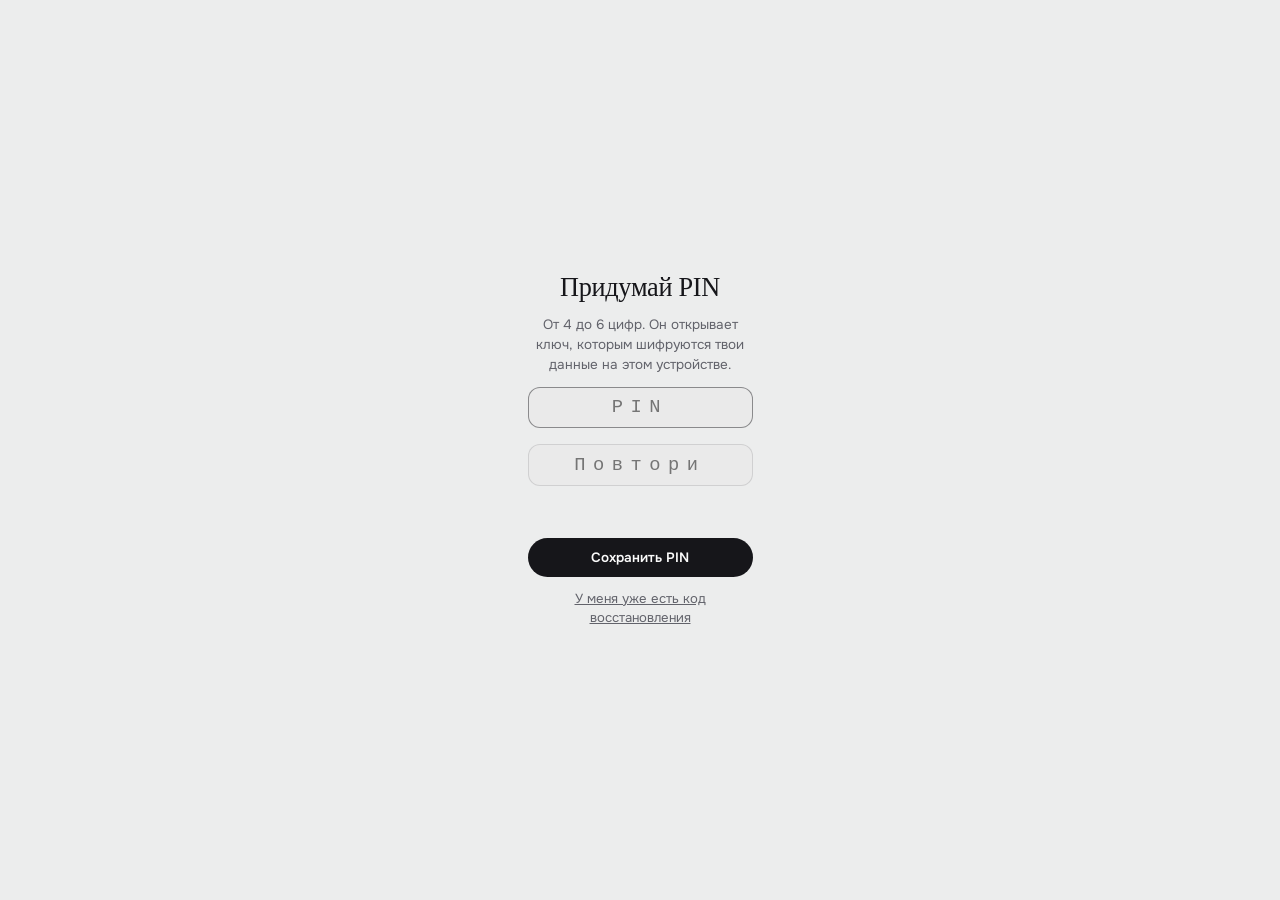
<file: index.html>
<!doctype html>
<html lang="ru" data-theme="mosaic">
<head>
  <meta charset="utf-8">
  <meta name="viewport" content="width=device-width, initial-scale=1, viewport-fit=cover">
  <title>Хаб</title>
  <meta name="description" content="Личный хаб">
  <meta name="theme-color" content="#0b0b0d">
  <meta name="color-scheme" content="dark light">
  <meta name="robots" content="noindex, nofollow">
  <link rel="manifest" href="manifest.webmanifest">
  <link rel="icon" href="icons/icon.svg" type="image/svg+xml">
  <link rel="apple-touch-icon" href="icons/apple-touch-icon-180.png">
  <script>
    // Тема и режим до первой отрисовки: без белой вспышки на экране PIN
    (function () { var r = document.documentElement; try {
      var L = JSON.parse(localStorage.getItem('hub.look') || 'null') || {};
      var t = L.theme || JSON.parse(localStorage.getItem('hub.theme') || 'null');
      r.setAttribute('data-theme', 'mosaic');
      var m = JSON.parse(localStorage.getItem('hub.bootMode') || 'null');
      if (m) { r.setAttribute('data-mode', m); r.style.colorScheme = m; }
      var bg = JSON.parse(localStorage.getItem('hub.bootBg') || 'null');
      if (bg) { r.style.background = bg; var mt = document.querySelector('meta[name="theme-color"]'); if (mt) mt.setAttribute('content', bg); }
    } catch (e) { r.setAttribute('data-theme', 'mosaic'); } })();
  </script>
  <style>
    /* Первый кадр: фон и экран PIN рисуются сразу, до загрузки основных стилей (без белой вспышки) */
    html { background: #0b0b0d; color: #ececef; }
    @media (prefers-color-scheme: light) { html:not([data-mode="dark"]) { background: #eceded; color: #16161a; } }
    html[data-mode="light"] { background: #eceded; color: #16161a; }
    body { margin: 0; background: inherit; }
  </style>
  <!-- preload:start -->
  <link rel="modulepreload" href="js/appearance.js">
  <link rel="modulepreload" href="js/arch-calc.js">
  <link rel="modulepreload" href="js/arch-view.js">
  <link rel="modulepreload" href="js/canvas-env.js">
  <link rel="modulepreload" href="js/data/crypto.js">
  <link rel="modulepreload" href="js/data/db.js">
  <link rel="modulepreload" href="js/data/github.js">
  <link rel="modulepreload" href="js/data/quotes-gow.js">
  <link rel="modulepreload" href="js/data/quotes.js">
  <link rel="modulepreload" href="js/data/skills-data.js">
  <link rel="modulepreload" href="js/data/store.js">
  <link rel="modulepreload" href="js/data/vault.js">
  <link rel="modulepreload" href="js/dates.js">
  <link rel="modulepreload" href="js/feed-calc.js">
  <link rel="modulepreload" href="js/feed-view.js">
  <link rel="modulepreload" href="js/fx.js">
  <link rel="modulepreload" href="js/goals-view.js">
  <link rel="modulepreload" href="js/hero.js">
  <link rel="modulepreload" href="js/home-view.js">
  <link rel="modulepreload" href="js/island.js">
  <link rel="modulepreload" href="js/kanban.js">
  <link rel="modulepreload" href="js/knowledge-calc.js">
  <link rel="modulepreload" href="js/knowledge-data.js">
  <link rel="modulepreload" href="js/knowledge-view.js">
  <link rel="modulepreload" href="js/look-view.js">
  <link rel="modulepreload" href="js/mk-widgets.js">
  <link rel="modulepreload" href="js/motion-kit.js">
  <link rel="modulepreload" href="js/motion-ui.js">
  <link rel="modulepreload" href="js/notes-calc.js">
  <link rel="modulepreload" href="js/notes-view.js">
  <link rel="modulepreload" href="js/perf.js">
  <link rel="modulepreload" href="js/pin.js">
  <link rel="modulepreload" href="js/plus.js">
  <link rel="modulepreload" href="js/project-page.js">
  <link rel="modulepreload" href="js/projects-calc.js">
  <link rel="modulepreload" href="js/projects-data.js">
  <link rel="modulepreload" href="js/projects-parse.js">
  <link rel="modulepreload" href="js/projects-view.js">
  <link rel="modulepreload" href="js/questions-calc.js">
  <link rel="modulepreload" href="js/questions-view.js">
  <link rel="modulepreload" href="js/rail.js">
  <link rel="modulepreload" href="js/rates.js">
  <link rel="modulepreload" href="js/rupor-calc.js">
  <link rel="modulepreload" href="js/rupor-import.js">
  <link rel="modulepreload" href="js/rupor-parse.js">
  <link rel="modulepreload" href="js/rupor-view.js">
  <link rel="modulepreload" href="js/schedule-data.js">
  <link rel="modulepreload" href="js/schedule-parse.js">
  <link rel="modulepreload" href="js/schedule-view.js">
  <link rel="modulepreload" href="js/search-calc.js">
  <link rel="modulepreload" href="js/search-view.js">
  <link rel="modulepreload" href="js/settings-view.js">
  <link rel="modulepreload" href="js/sky.js">
  <link rel="modulepreload" href="js/storage.js">
  <link rel="modulepreload" href="js/subs-calc.js">
  <link rel="modulepreload" href="js/subs-form.js">
  <link rel="modulepreload" href="js/subs-parts.js">
  <link rel="modulepreload" href="js/subs-view.js">
  <link rel="modulepreload" href="js/tasks-board.js">
  <link rel="modulepreload" href="js/tasks-view.js">
  <link rel="modulepreload" href="js/theme.js">
  <link rel="modulepreload" href="js/ui.js">
  <link rel="modulepreload" href="js/views.js">
  <link rel="modulepreload" href="js/weather-calc.js">
  <link rel="modulepreload" href="js/weather-fetch.js">
  <link rel="modulepreload" href="js/weather-sync.js">
  <link rel="modulepreload" href="js/weekly-calc.js">
  <link rel="modulepreload" href="js/weekly-view.js">
  <!-- preload:end -->
  <link rel="stylesheet" href="css/tokens.css">
  <link rel="stylesheet" href="css/base.css">
  <link rel="stylesheet" href="css/layout.css">
  <link rel="stylesheet" href="css/motion.css">
  <link rel="stylesheet" href="css/hub.css">
</head>
<body>
  <div class="lock" id="lock" role="dialog" aria-modal="true" aria-labelledby="lock-title">
    <div class="lock__box">
      <h1 id="lock-title">Хаб</h1>
      <p class="muted" id="lock-hint"></p>
      <form id="lock-form" class="stack" autocomplete="off">
        <div id="lock-code-wrap" class="stack" hidden>
          <label class="sr-only" for="lock-code">Код восстановления</label>
          <input class="field mono" id="lock-code" type="text" autocomplete="off" autocapitalize="characters" spellcheck="false" placeholder="Код восстановления">
        </div>
        <label class="sr-only" for="lock-pin">PIN</label>
        <input class="field lock__pin" id="lock-pin" type="password" inputmode="numeric" pattern="[0-9]*" maxlength="6" autocomplete="off" placeholder="PIN">
        <label class="sr-only" for="lock-pin2" id="lock-pin2-label" hidden>Повтори PIN</label>
        <input class="field lock__pin" id="lock-pin2" type="password" inputmode="numeric" pattern="[0-9]*" maxlength="6" autocomplete="off" placeholder="Повтори" hidden>
        <p class="lock__err" id="lock-err" role="alert"></p>
        <button class="btn btn--primary" id="lock-submit" type="submit">Открыть</button>
      </form>
      <div class="stack" id="lock-recovery" hidden>
        <p class="lock__code mono" id="lock-recovery-code"></p>
        <button class="btn" id="lock-recovery-copy" type="button">Скопировать код</button>
        <button class="btn btn--primary" id="lock-recovery-done" type="button">Я сохранил код, продолжить</button>
      </div>
      <button class="lock__link" id="lock-restore" type="button" hidden>У меня уже есть код восстановления</button>
      <button class="lock__link" id="lock-forgot" type="button">Забыл PIN</button>
      <div class="card stack" id="lock-reset" hidden>
        <p>Сброс удалит PIN, токен и неотправленные записи на этом устройстве. Данные в репозитории не тронутся: доступ к ним вернётся по коду восстановления.</p>
        <div class="row">
          <button class="btn" id="lock-reset-no" type="button">Отмена</button>
          <button class="btn btn--primary" id="lock-reset-yes" type="button">Сбросить</button>
        </div>
      </div>
    </div>
  </div>

  <div class="app" id="app" hidden>
    <header class="topbar">
      <h1 class="topbar__title" id="topbar-title">Хаб</h1>
      <div class="topbar__right">
        <button class="iconbtn" id="search-btn" type="button" aria-label="Поиск по хабу"></button>
        <button class="sync-chip" type="button" data-sync aria-live="polite"></button>
        <a class="iconbtn" id="gear" href="#/settings" aria-label="Настройки"></a>
      </div>
    </header>
    <nav class="nav" id="nav" aria-label="Основная навигация"></nav>
    <main class="main" id="main" tabindex="-1"></main>
  </div>

  <button class="fab" id="fab" type="button" aria-label="Добавить запись"></button>

  <dialog class="sheet" id="plus" aria-labelledby="plus-title">
    <div class="sheet__head">
      <h2 id="plus-title">Новая запись</h2>
      <button class="iconbtn" id="plus-close" type="button" data-close aria-label="Закрыть"></button>
    </div>
    <div class="chips" role="group" aria-label="Тип записи"></div>
    <form class="sheet__form">
      <label class="sr-only" for="plus-text">Одна строка</label>
      <input class="field" id="plus-text" type="text" placeholder="Одна строка">
      <button class="btn btn--primary" type="submit">Сохранить</button>
      <p class="muted" id="plus-note" role="status"></p>
    </form>
  </dialog>

  <noscript>Для работы приложения нужен JavaScript.</noscript>
  <script type="module" src="js/main.js"></script>
</body>
</html>
</file>
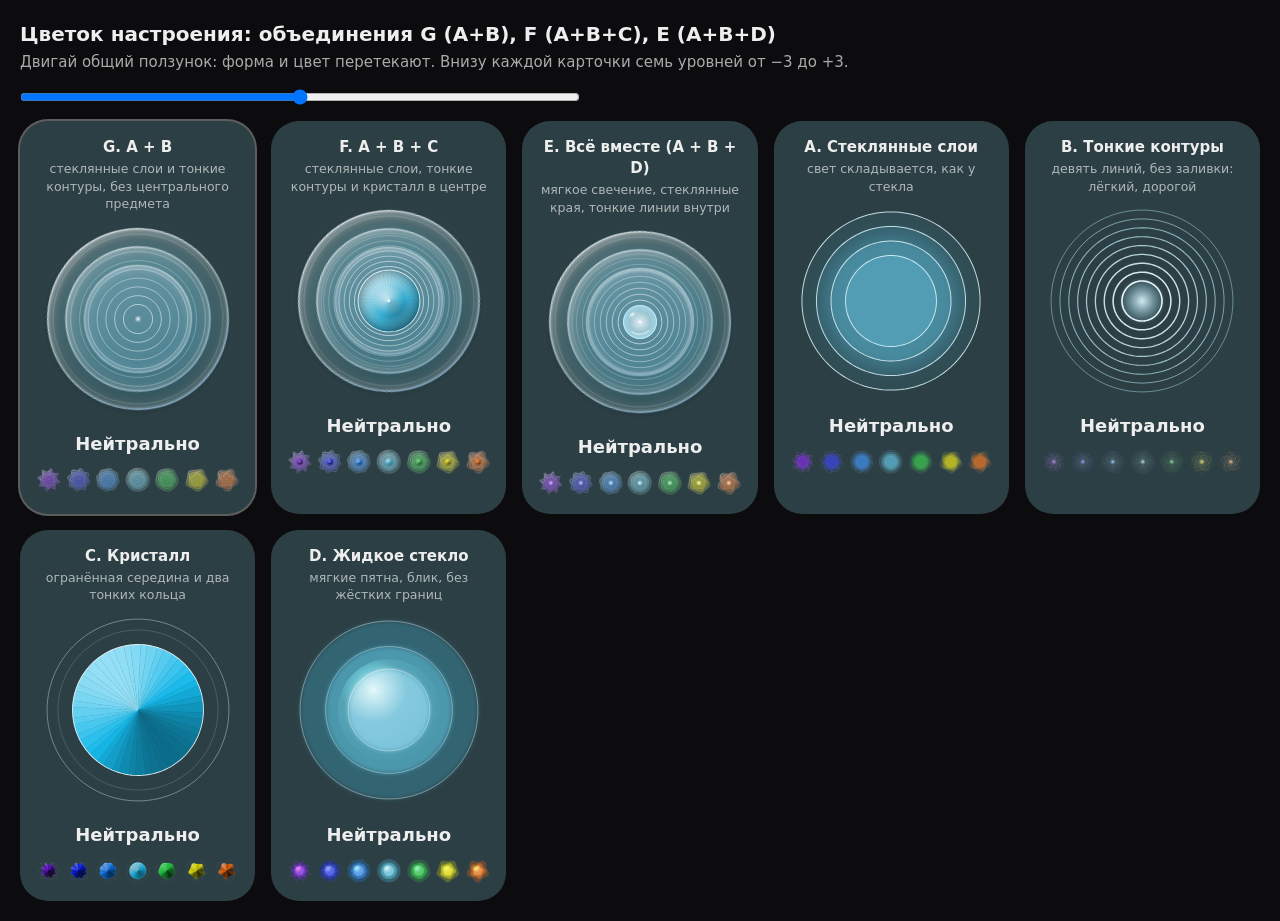
<file: previews/bloom-variants.html>
<!doctype html>
<html lang="ru"><head><meta charset="utf-8"><meta name="viewport" content="width=device-width,initial-scale=1">
<title>Цветок настроения: варианты G, F, E и исходные</title>
<style>
body{margin:0;background:#0c0c0e;color:#eee;font:15px/1.4 system-ui,sans-serif;padding:20px}
h1{font-size:20px;margin:0 0 4px}p{margin:0 0 16px;color:#aaa}
.grid{display:grid;grid-template-columns:repeat(auto-fit,minmax(230px,1fr));gap:16px}
.card:first-child{box-shadow:0 0 0 2px #ffffff55}.card{border-radius:28px;padding:16px 16px 18px;text-align:center;background:var(--bg,#2a2a30);transition:background .3s}
.card h2{font-size:15px;margin:0 0 2px}.card small{color:#ffffffa0;display:block;margin-bottom:6px}
.fig{width:200px;margin:6px auto}.fig svg{width:100%;overflow:visible}
.lbl{font-weight:700;font-size:18px;min-height:26px}
.row{display:flex;gap:4px;justify-content:center;margin-top:10px}.row svg{width:36px}
input[type=range]{width:100%;max-width:560px;margin:14px 0 0;display:block}
</style></head><body>
<h1>Цветок настроения: объединения G (A+B), F (A+B+C), E (A+B+D)</h1>
<p>Двигай общий ползунок: форма и цвет перетекают. Внизу каждой карточки семь уровней от −3 до +3.</p>
<input id="rng" type="range" min="-3" max="3" step="0.01" value="0">
<div class="grid" id="grid" style="margin-top:16px"></div>
<script>
const NS='http://www.w3.org/2000/svg',N=120;
const SH=[{n:8,a:.38,p:2.9},{n:8,a:.22,p:1.3},{n:8,a:.1,p:1},{n:1,a:0,p:1},{n:5,a:.08,p:1},{n:5,a:.2,p:1.7},{n:5,a:.3,p:.9}];
const COL=[[268,78,64],[236,84,68],[212,88,70],[194,70,74],[130,60,62],[58,88,62],[24,94,66]];
const NAMES=['Очень неприятно','Неприятно','Слегка неприятно','Нейтрально','Слегка приятно','Приятно','Очень приятно'];
const BG=[[268,28,22],[236,28,22],[212,26,22],[194,22,22],[130,22,20],[58,26,20],[24,30,22]];
const R=SH.map(s=>{const raw=[];let sum=0;for(let i=0;i<N;i++){const t=i/N*6.2832,w=((1+Math.cos(s.n*t))/2)**s.p;raw.push(w);sum+=w}const m=sum/N,r=raw.map(w=>1+s.a*(w-m)),mx=Math.max(...r);return r.map(x=>x/mx)});
const lerp=(a,b,t)=>a+(b-a)*t,cl=v=>Math.max(-3,Math.min(3,v));
function idx(v){const x=cl(v)+3,i=Math.min(5,Math.floor(x));return[i,x-i]}
function col(v,T=COL){const[i,t]=idx(v);return[0,1,2].map(k=>lerp(T[i][k],T[i+1][k],t))}
const hsl=(c,a=1,dl=0)=>`hsl(${c[0].toFixed(1)} ${c[1].toFixed(1)}% ${Math.min(97,c[2]+dl).toFixed(1)}% / ${a})`;
function path(v,s,round=1,rot=0){const[i,t]=idx(v),A=R[i],B=R[i+1];let d='';for(let k=0;k<N;k++){let r=lerp(A[k],B[k],t);r=1+(r-1)*round;const th=k/N*6.2832+rot;d+=(k?'L':'M')+(Math.cos(th)*r*s).toFixed(2)+' '+(Math.sin(th)*r*s).toFixed(2)}return d+'Z'}
function rad(v,k){const[i,t]=idx(v);return lerp(R[i][k%N],R[i+1][k%N],t)}
const E=(n,at={})=>{const e=document.createElementNS(NS,n);for(const k in at)e.setAttribute(k,at[k]);return e};
let U=0;
// ---------- A: стеклянные слои, свет складывается ----------
function A(){const id='A'+U++;const svg=E('svg',{viewBox:'-110 -110 220 220'});
svg.innerHTML=`<defs><radialGradient id="${id}g"><stop class="s0" offset=".3"/><stop class="s1" offset="1"/></radialGradient><filter id="${id}b"><feGaussianBlur stdDeviation="9"/></filter></defs>`;
const glow=E('path',{filter:`url(#${id}b)`});const L=[0,1,2,3].map(()=>({g:E('g'),p:E('path'),e:E('path',{fill:'none'})}));
svg.append(glow);L.forEach(o=>{o.g.append(o.p,o.e);svg.append(o.g)});
return{el:svg,draw(v,tm){const c=col(v);glow.setAttribute('d',path(v,72,.8));glow.setAttribute('fill',hsl(c,.28,-10));
const sc=[98,82,66,50],ro=[.9,.8,.7,.6];
L.forEach((o,i)=>{o.p.setAttribute('d',path(v,sc[i],ro[i]));
o.p.setAttribute('fill',hsl(c,.10+i*.06,-14+i*2));o.p.setAttribute('stroke','none');
o.e.setAttribute('d',path(v,sc[i],ro[i]));o.e.setAttribute('stroke',hsl(c,.85,18));o.e.setAttribute('stroke-width',1.1);
o.g.setAttribute('transform',`rotate(${(tm/1000*(i%2?-5:4)+i*19).toFixed(2)})`)})}}}
// ---------- B: тонкие контуры, как свёрнутые линии ----------
function B(){const svg=E('svg',{viewBox:'-110 -110 220 220'});const id='B'+U++;
svg.innerHTML=`<defs><radialGradient id="${id}"><stop class="s0" offset="0"/><stop class="s1" offset="1"/></radialGradient></defs>`;
const dot=E('circle',{r:26,fill:`url(#${id})`});svg.append(dot);const P=[];for(let i=0;i<9;i++){const p=E('path',{fill:'none','stroke-linejoin':'round'});svg.append(p);P.push(p)}
return{el:svg,draw(v,tm){const c=col(v);const s0=svg.querySelector('.s0'),s1=svg.querySelector('.s1');
s0.setAttribute('stop-color',hsl(c,.95,18));s1.setAttribute('stop-color',hsl(c,0,0));
P.forEach((p,i)=>{const k=i/8,sc=100-k*78;p.setAttribute('d',path(v,sc,1-k*.5,(tm/4000)*(i%2?-1:1)*(.4+k)+i*.14));
p.setAttribute('stroke',hsl(c,.6+k*.4,6+k*14));p.setAttribute('stroke-width',(.9+k*.9).toFixed(2))})}}}
// ---------- C: кристалл с гранями ----------
function C(){const svg=E('svg',{viewBox:'-110 -110 220 220'});const F=[];const K=48;
const ring=E('path',{fill:'none'}),ring2=E('path',{fill:'none'});svg.append(ring,ring2);
const core=E('g');for(let k=0;k<K;k++){const f=E('path');core.append(f);F.push(f)}
const hi=E('path',{fill:'none'});svg.append(core,hi);
return{el:svg,draw(v,tm){const c=col(v);ring.setAttribute('d',path(v,100,1));ring.setAttribute('stroke',hsl(c,.55,18));ring.setAttribute('stroke-width',.8);
ring2.setAttribute('d',path(v,88,.9));ring2.setAttribute('stroke',hsl(c,.3,22));ring2.setAttribute('stroke-width',.6);
const rt=tm/9000;for(let k=0;k<K;k++){const i0=Math.round(k*N/K),i1=Math.round((k+1)*N/K),t0=i0/N*6.2832,t1=i1/N*6.2832,r0=rad(v,i0)*72,r1=rad(v,i1)*72,mid=(t0+t1)/2+rt;
const lit=Math.cos(mid+2.2),rm=(r0+r1)/2/72,l=c[2]-34+lit*24+(rm-.85)*90;
F[k].setAttribute('d',`M0 0L${Math.cos(t0)*r0} ${Math.sin(t0)*r0}L${Math.cos(t1)*r1} ${Math.sin(t1)*r1}Z`);
const cc=`hsl(${c[0]} ${Math.min(100,c[1]+14)}% ${Math.max(10,Math.min(80,l))}%)`;F[k].setAttribute('fill',cc);F[k].setAttribute('stroke',cc);F[k].setAttribute('stroke-width',.3)}
core.setAttribute('transform',`rotate(${(rt*57.3).toFixed(1)})`);hi.setAttribute('d',path(v,72,1,0));hi.setAttribute('stroke',hsl(c,.9,30));hi.setAttribute('stroke-width',1);hi.setAttribute('transform',core.getAttribute('transform'))}}}
// ---------- D: жидкое стекло, мягкие пятна ----------
function D(){const id='D'+U++;const svg=E('svg',{viewBox:'-110 -110 220 220'});
svg.innerHTML=`<defs><filter id="${id}" x="-20%" y="-20%" width="140%" height="140%"><feGaussianBlur stdDeviation="2.2"/></filter><radialGradient id="${id}g" cx=".35" cy=".3" r=".8"><stop offset="0" stop-color="#fff" stop-opacity=".9"/><stop offset=".4" stop-color="#fff" stop-opacity=".12"/><stop offset="1" stop-color="#fff" stop-opacity="0"/></radialGradient></defs>`;
const L=[0,1,2].map(()=>({g:E('g'),p:E('path',{filter:`url(#${id})`}),e:E('path',{fill:'none'})}));
L.forEach(o=>{o.g.append(o.p,o.e);svg.append(o.g)});const hl=E('path',{fill:`url(#${id}g)`,style:'mix-blend-mode:overlay'});svg.append(hl);
return{el:svg,draw(v,tm){const c=col(v);const sc=[96,70,46];L.forEach((o,i)=>{o.p.setAttribute('d',path(v,sc[i],.85-i*.1));o.p.setAttribute('fill',hsl(c,.3+i*.22,-18+i*8));
o.e.setAttribute('d',path(v,sc[i],.85-i*.1));o.e.setAttribute('stroke',hsl(c,.7,26));o.e.setAttribute('stroke-width',.8);o.e.setAttribute('stroke-opacity',.7);
o.g.setAttribute('transform',`rotate(${(tm/1000*(i%2?-5:5)+i*21).toFixed(1)}) scale(${1+Math.sin(tm/1600+i)*.025})`)});
hl.setAttribute('d',path(v,56,.9));}}}

// ---------- E: стеклянные слои снаружи, тонкие контуры внутри, жидкая линза в центре ----------
const shift=(c,dh,dl=0,ds=0)=>[(c[0]+dh+360)%360,Math.max(0,Math.min(100,c[1]+ds)),c[2]+dl];
function EE(){const id='E'+U++;const svg=E('svg',{viewBox:'-112 -112 224 224'});
const LAY=3;
let defs=`<filter id="${id}w" x="-50%" y="-50%" width="200%" height="200%"><feGaussianBlur stdDeviation="14"/></filter>
<filter id="${id}r" x="-20%" y="-20%" width="140%" height="140%"><feGaussianBlur stdDeviation="4.5"/></filter>
<filter id="${id}t" x="-20%" y="-20%" width="140%" height="140%"><feGaussianBlur stdDeviation="1"/></filter>
<filter id="${id}d" x="-30%" y="-30%" width="160%" height="170%"><feDropShadow dx="0" dy="3" stdDeviation="3" flood-color="#000" flood-opacity=".3"/></filter>
<linearGradient id="${id}e" gradientUnits="userSpaceOnUse" x1="-80" y1="-90" x2="80" y2="90"><stop offset="0" stop-color="#fff" stop-opacity=".95"/><stop class="e1" offset=".5"/><stop class="e2" offset="1"/></linearGradient>
<linearGradient id="${id}i" gradientUnits="userSpaceOnUse" x1="-90" y1="-90" x2="90" y2="90"><stop offset="0" stop-color="#fff" stop-opacity=".9"/><stop class="i1" offset=".55"/><stop class="i2" offset="1"/></linearGradient>
<radialGradient id="${id}c" cx=".5" cy=".5" r=".5"><stop class="c0" offset="0"/><stop class="c1" offset=".62"/><stop class="c2" offset="1"/></radialGradient>
<radialGradient id="${id}h" cx=".34" cy=".28" r=".55"><stop offset="0" stop-color="#fff" stop-opacity=".95"/><stop offset=".5" stop-color="#fff" stop-opacity=".15"/><stop offset="1" stop-color="#fff" stop-opacity="0"/></radialGradient>
<linearGradient id="${id}m" x1="0" y1="0" x2="0" y2="1"><stop offset="0" stop-color="#fff" stop-opacity="0"/><stop offset="1" stop-color="#fff" stop-opacity=".55"/></linearGradient>`;
for(let i=0;i<LAY;i++) defs+=`<linearGradient id="${id}f${i}" gradientUnits="userSpaceOnUse" x1="-60" y1="-80" x2="70" y2="90"><stop class="f${i}a" offset="0"/><stop class="f${i}b" offset="1"/></linearGradient><clipPath id="${id}k${i}"><path class="kp${i}"/></clipPath>`;
svg.innerHTML=`<defs>${defs}</defs>`;
const q=c=>svg.querySelector(c);
const halo=E('path',{filter:`url(#${id}w)`});svg.append(halo);
const L=[];for(let i=0;i<LAY;i++){const g=E('g',{filter:`url(#${id}d)`});const fill=E('path',{fill:`url(#${id}f${i})`});
const inner=E('g',{'clip-path':`url(#${id}k${i})`});const glow=E('path',{fill:'none',filter:`url(#${id}r)`,stroke:`url(#${id}i)`});const thick=E('path',{fill:'none',filter:`url(#${id}t)`});inner.append(glow,thick);
const edge=E('path',{fill:'none','stroke-linejoin':'round',stroke:`url(#${id}e)`});const edge2=E('path',{fill:'none','stroke-linejoin':'round'});
g.append(fill,inner,edge2,edge);svg.append(g);L.push({g,fill,glow,thick,edge,edge2,kp:q('.kp'+i)})}
const lg=E('g');const lines=[];for(let i=0;i<8;i++){const p=E('path',{fill:'none','stroke-linejoin':'round'});lg.append(p);lines.push(p)}svg.append(lg);
// жидкая линза в центре
const drop=E('circle',{r:19,fill:`url(#${id}c)`});const rimL=E('circle',{r:18.5,fill:'none'});const spot=E('ellipse',{rx:7,ry:4,cx:-6,cy:-8,fill:`url(#${id}h)`,transform:'rotate(-30 -6 -8)'});
const caus=E('path',{fill:'none','stroke-linecap':'round'});const dot=E('circle',{r:1.4});
svg.append(drop,rimL,spot,caus,dot);
return{el:svg,draw(v,tm){const c=col(v),br=1+Math.sin(tm/1700)*.02;
const cols=[shift(c,-12,2),c,shift(c,12,-2)];
halo.setAttribute('d',path(v,82,.8));halo.setAttribute('fill',hsl(c,.35,-14));
q('.e1').setAttribute('stop-color',hsl(c,.55,20));q('.e2').setAttribute('stop-color',hsl(shift(c,16,-6),.85,4));
q('.i1').setAttribute('stop-color',hsl(c,.22,20));q('.i2').setAttribute('stop-color',hsl(c,.5,10));
const sc=[100,79,58],ro=[.92,.84,.74];
L.forEach((o,i)=>{const d=path(v,sc[i],ro[i]),cc=cols[i];
q('.f'+i+'a').setAttribute('stop-color',hsl(cc,.16-i*.02,14));q('.f'+i+'b').setAttribute('stop-color',hsl(cc,.05,0));
o.fill.setAttribute('d',d);o.kp.setAttribute('d',d);
o.glow.setAttribute('d',d);o.glow.setAttribute('stroke-width',(11-i*2));o.glow.setAttribute('stroke-opacity',.5);
o.thick.setAttribute('d',d);o.thick.setAttribute('stroke',hsl(cc,.6,26));o.thick.setAttribute('stroke-width',2.6);o.thick.setAttribute('stroke-opacity',.6);
o.edge.setAttribute('d',d);o.edge.setAttribute('stroke-width',(1.2-i*.15).toFixed(2));
o.edge2.setAttribute('d',path(v,sc[i]*.94,ro[i]));o.edge2.setAttribute('stroke',hsl(cc,.4,34));o.edge2.setAttribute('stroke-width',.5);
o.g.setAttribute('transform',`rotate(${(tm/1000*(i%2?-4:3.2)+i*21).toFixed(1)}) scale(${(1+(br-1)*(i+1)*.7).toFixed(4)})`)});
lines.forEach((p,i)=>{const k=i/7,s0=70-k*46;p.setAttribute('d',path(v,s0,.94-k*.3,(tm/4200)*(i%2?-1:1)*(.5+k)+i*.19));
p.setAttribute('stroke',hsl(shift(c,(k-.5)*18),.45+k*.4,22+k*12));p.setAttribute('stroke-width',(.5+k*.35).toFixed(2))});
lg.setAttribute('transform',`scale(${br.toFixed(4)})`);
q('.c0').setAttribute('stop-color',hsl(c,.9,34));q('.c1').setAttribute('stop-color',hsl(c,.6,14));q('.c2').setAttribute('stop-color',hsl(c,.95,2));
rimL.setAttribute('stroke',hsl(c,.75,30));rimL.setAttribute('stroke-width',.9);
caus.setAttribute('d','M-9 11Q0 17 10 10');caus.setAttribute('stroke',hsl(c,.55,34));caus.setAttribute('stroke-width',1.6);
dot.setAttribute('fill','rgba(255,255,255,.9)')}}}

// ---------- F: A (стеклянные слои) + B (тонкие контуры) + C (кристалл в центре) ----------
function FF(noCore){const id='F'+U++;const svg=E('svg',{viewBox:'-112 -112 224 224'});const LAY=3,K=40;
let defs=`<filter id="${id}w" x="-50%" y="-50%" width="200%" height="200%"><feGaussianBlur stdDeviation="14"/></filter>
<filter id="${id}r" x="-20%" y="-20%" width="140%" height="140%"><feGaussianBlur stdDeviation="4.5"/></filter>
<filter id="${id}t" x="-20%" y="-20%" width="140%" height="140%"><feGaussianBlur stdDeviation="1"/></filter>
<filter id="${id}d" x="-30%" y="-30%" width="160%" height="170%"><feDropShadow dx="0" dy="3" stdDeviation="3" flood-color="#000" flood-opacity=".3"/></filter>
<linearGradient id="${id}e" gradientUnits="userSpaceOnUse" x1="-80" y1="-90" x2="80" y2="90"><stop offset="0" stop-color="#fff" stop-opacity=".95"/><stop class="e1" offset=".5"/><stop class="e2" offset="1"/></linearGradient>
<linearGradient id="${id}i" gradientUnits="userSpaceOnUse" x1="-90" y1="-90" x2="90" y2="90"><stop offset="0" stop-color="#fff" stop-opacity=".9"/><stop class="i1" offset=".55"/><stop class="i2" offset="1"/></linearGradient>
<radialGradient id="${id}s" cx=".5" cy=".5" r=".5"><stop offset="0" stop-color="#fff" stop-opacity=".42"/><stop offset=".5" stop-color="#fff" stop-opacity="0"/><stop offset="1" stop-color="#000" stop-opacity=".3"/></radialGradient>`;
for(let i=0;i<LAY;i++) defs+=`<linearGradient id="${id}f${i}" gradientUnits="userSpaceOnUse" x1="-60" y1="-80" x2="70" y2="90"><stop class="f${i}a" offset="0"/><stop class="f${i}b" offset="1"/></linearGradient><clipPath id="${id}k${i}"><path class="kp${i}"/></clipPath>`;
svg.innerHTML=`<defs>${defs}</defs>`;const q=c=>svg.querySelector(c);
const halo=E('path',{filter:`url(#${id}w)`});svg.append(halo);
const L=[];for(let i=0;i<LAY;i++){const g=E('g',{filter:`url(#${id}d)`});const fill=E('path',{fill:`url(#${id}f${i})`});
const inner=E('g',{'clip-path':`url(#${id}k${i})`});const glow=E('path',{fill:'none',filter:`url(#${id}r)`,stroke:`url(#${id}i)`});const thick=E('path',{fill:'none',filter:`url(#${id}t)`});inner.append(glow,thick);
const edge=E('path',{fill:'none','stroke-linejoin':'round',stroke:`url(#${id}e)`});const edge2=E('path',{fill:'none','stroke-linejoin':'round'});
g.append(fill,inner,edge2,edge);svg.append(g);L.push({g,fill,glow,thick,edge,edge2,kp:q('.kp'+i)})}
const lg=E('g');const lines=[];for(let i=0;i<7;i++){const p=E('path',{fill:'none','stroke-linejoin':'round'});lg.append(p);lines.push(p)}svg.append(lg);
const core=E('g');const F=[];for(let k=0;k<K;k++){const f=E('path');core.append(f);F.push(f)}
const shade=E('path',{fill:`url(#${id}s)`}),rim=E('path',{fill:'none','stroke-linejoin':'round'}),dot=E('circle',{r:noCore?2.4:1.4,filter:noCore?`url(#${id}t)`:null});core.append(shade,rim);svg.append(core,dot);if(noCore)core.setAttribute('display','none');
return{el:svg,draw(v,tm){const c=col(v),br=1+Math.sin(tm/1700)*.02;const cols=[shift(c,-12,2),c,shift(c,12,-2)];
halo.setAttribute('d',path(v,82,.8));halo.setAttribute('fill',hsl(c,.35,-14));
q('.e1').setAttribute('stop-color',hsl(c,.55,20));q('.e2').setAttribute('stop-color',hsl(shift(c,16,-6),.85,4));
q('.i1').setAttribute('stop-color',hsl(c,.22,20));q('.i2').setAttribute('stop-color',hsl(c,.5,10));
const sc=[100,79,58],ro=[.92,.84,.74];
L.forEach((o,i)=>{const d=path(v,sc[i],ro[i]),cc=cols[i];
q('.f'+i+'a').setAttribute('stop-color',hsl(cc,.16-i*.02,14));q('.f'+i+'b').setAttribute('stop-color',hsl(cc,.05,0));
o.fill.setAttribute('d',d);o.kp.setAttribute('d',d);o.glow.setAttribute('d',d);o.glow.setAttribute('stroke-width',(11-i*2));o.glow.setAttribute('stroke-opacity',.5);
o.thick.setAttribute('d',d);o.thick.setAttribute('stroke',hsl(cc,.6,26));o.thick.setAttribute('stroke-width',2.6);o.thick.setAttribute('stroke-opacity',.6);
o.edge.setAttribute('d',d);o.edge.setAttribute('stroke-width',(1.2-i*.15).toFixed(2));
o.edge2.setAttribute('d',path(v,sc[i]*.94,ro[i]));o.edge2.setAttribute('stroke',hsl(cc,.4,34));o.edge2.setAttribute('stroke-width',.5);
o.g.setAttribute('transform',`rotate(${(tm/1000*(i%2?-4:3.2)+i*21).toFixed(1)}) scale(${(1+(br-1)*(i+1)*.7).toFixed(4)})`)});
lines.forEach((p,i)=>{const k=i/6,s0=noCore?74-k*58:72-k*34;p.setAttribute('d',path(v,s0,.94-k*.3,(tm/4200)*(i%2?-1:1)*(.5+k)+i*.19));
p.setAttribute('stroke',hsl(shift(c,(k-.5)*18),.45+k*.4,22+k*12));p.setAttribute('stroke-width',(.5+k*.35).toFixed(2))});
lg.setAttribute('transform',`scale(${br.toFixed(4)})`);
// кристалл
const R=34,rt=tm/9000;for(let k=0;k<K;k++){const i0=Math.round(k*N/K),i1=Math.round((k+1)*N/K),t0=i0/N*6.2832,t1=i1/N*6.2832,r0=rad(v,i0)*R,r1=rad(v,i1)*R,mid=(t0+t1)/2+rt;
const lit=Math.cos(mid+2.2),rm=(r0+r1)/2/R,l=c[2]-26+lit*20+(rm-.85)*80;
F[k].setAttribute('d',`M0 0L${Math.cos(t0)*r0} ${Math.sin(t0)*r0}L${Math.cos(t1)*r1} ${Math.sin(t1)*r1}Z`);
const cc=`hsl(${c[0]} ${Math.min(100,c[1]-6)}% ${Math.max(12,Math.min(80,l))}%)`;F[k].setAttribute('fill',cc);F[k].setAttribute('stroke',cc);F[k].setAttribute('stroke-width',.3)}
const rd=path(v,R,1,0);shade.setAttribute('d',rd);rim.setAttribute('d',rd);rim.setAttribute('stroke',hsl(c,.9,32));rim.setAttribute('stroke-width',1);
core.setAttribute('transform',`rotate(${(rt*57.3).toFixed(1)}) scale(${br.toFixed(4)})`);
dot.setAttribute('fill','rgba(255,255,255,.9)')}}}
const GG=()=>FF(true);
const V=[['G. A + B','стеклянные слои и тонкие контуры, без центрального предмета',GG],['F. A + B + C','стеклянные слои, тонкие контуры и кристалл в центре',FF],['E. Всё вместе (A + B + D)','мягкое свечение, стеклянные края, тонкие линии внутри',EE],['A. Стеклянные слои','свет складывается, как у стекла',A],['B. Тонкие контуры','девять линий, без заливки: лёгкий, дорогой',B],['C. Кристалл','огранённая середина и два тонких кольца',C],['D. Жидкое стекло','мягкие пятна, блик, без жёстких границ',D]];
const grid=document.getElementById('grid'),cards=V.map(([t,s,F])=>{const c=document.createElement('div');c.className='card';c.innerHTML=`<h2>${t}</h2><small>${s}</small><div class="fig"></div><div class="lbl"></div><div class="row"></div>`;grid.append(c);
const live=F();c.querySelector('.fig').append(live.el);const row=c.querySelector('.row');const minis=[-3,-2,-1,0,1,2,3].map(m=>{const x=F();row.append(x.el);return[x,m]});return{c,live,minis,lbl:c.querySelector('.lbl')}});
const rng=document.getElementById('rng');
function frame(tm){const v=+rng.value,bg=col(v,BG);cards.forEach(o=>{o.c.style.setProperty('--bg',`hsl(${bg[0]} ${bg[1]}% ${bg[2]}%)`);o.live.draw(v,tm);o.lbl.textContent=NAMES[Math.round(v)+3];o.minis.forEach(([x,m])=>x.draw(m,tm))});requestAnimationFrame(frame)}
requestAnimationFrame(frame);
</script></body></html>
</file>
<file: css/tokens.css>
/* Токены оформления. Все цвета и размеры приложения берутся только отсюда.
   Эти значения только запасные: цвета и вид темы задаёт js/theme.js, а css/hub.css выводит из них остальное. */

:root {
  color-scheme: light;

  /* Цвета */
  --c-bg: #fafafa;
  --c-surface: #ffffff;
  --c-text: #111111;
  --c-accent: #111111;
  --c-on-accent: #fafafa;
  --c-dim: #6b6b6b;
  --c-line: #e2e2e2;
  --c-fill: #eeeeee;
  --c-danger: #b3261e;
  --c-overlay: rgb(17 17 17 / 45%);
  --c-ok: #1a7f37;
  --c-warn: #a16207;
  --lamp-green: #1fa855;
  --lamp-yellow: #e8a100;
  --lamp-red: #e5342a;
  --lamp-off: #b8b8b8;
  --chart-1: #c2410c;
  --chart-2: #2563eb;
  --chart-3: #1a7f37;
  --chart-4: #a16207;
  --chart-5: #7c3aed;
  --chart-6: #be185d;
  --chart-7: #0e7490;

  /* Шрифты */
  --font-ui: "Outfit", "Geist", "Segoe UI Variable", "Segoe UI", system-ui, sans-serif;
  --font-head: var(--font-ui);
  --font-mono: ui-monospace, Consolas, "Courier New", monospace;
  --fw-head: 600;
  --ls-head: -0.01em;

  /* Скругления и линии (Минимализм: прямые углы) */
  --radius-s: 0;
  --radius-m: 0;
  --radius-pill: 0;
  --border: 1px;
  --border-style: solid;
}

:root {
  /* Отступы */
  --sp-1: 0.25rem;
  --sp-2: 0.5rem;
  --sp-3: 0.75rem;
  --sp-4: 1rem;
  --sp-5: 1.5rem;
  --sp-6: 2rem;
  --sp-7: 3rem;

  /* Размеры текста */
  --fs-xs: 0.75rem;
  --fs-s: 0.875rem;
  --fs-m: 1rem;
  --fs-l: 1.25rem;
  --fs-xl: 1.75rem;
  --lh: 1.5;

  /* Размеры элементов */
  --tap: 2.75rem;
  --header-h: 3.5rem;
  --nav-h: 3.5rem;
  --side-w: 15rem;
  --fab: 3.5rem;
  --content-max: 60rem;
  --sheet-max: 28rem;
  --icon: 1.5rem;
  --pin-w: 15rem;
  --theme-card-w: 14rem;
  --ls-pin: 0.4em;
  --chip-max: 11rem;
  --lamp: 0.625rem;
  --reveal: 5rem;
  --logo: 2.75rem;
  --logo-l: 3rem;
  --cal-cell: 2.75rem;
  --sheet-tall: 90dvh;
  --sky-h: 7.5rem;
  --hero-h: 13rem;
  --hero-h-wide: 17rem;
  --fs-splash: 3rem;
  --splash-line: 6rem;

  /* Движение */
  --dur: 0.18s;
  --ease: ease-out;
  --dur-s: 0.12s;
  --dur-m: 0.3s;
  --dur-l: 0.55s;
  --ease-out: cubic-bezier(0.22, 1, 0.36, 1);
  --ease-spring: cubic-bezier(0.34, 1.56, 0.64, 1);
}
</file>
<file: css/base.css>
*,
*::before,
*::after {
  box-sizing: border-box;
}

html {
  -webkit-text-size-adjust: 100%;
}

/* Атрибут hidden всегда выигрывает у display из классов. */
[hidden] {
  display: none !important;
}

body {
  margin: 0;
  background: var(--c-bg);
  color: var(--c-text);
  font: 400 var(--fs-m) / var(--lh) var(--font-ui);
  min-height: 100dvh;
}

h1,
h2,
h3 {
  font-family: var(--font-head);
  font-weight: var(--fw-head);
  letter-spacing: var(--ls-head);
  margin: 0;
  line-height: 1.2;
  color: var(--c-accent);
}

h1 { font-size: var(--fs-xl); }
h2 { font-size: var(--fs-l); }
h3 { font-size: var(--fs-m); }

p { margin: 0; }

a { color: inherit; }

button {
  font: inherit;
  color: inherit;
  background: none;
  border: 0;
  padding: 0;
  cursor: pointer;
}

button:disabled { cursor: not-allowed; }

:focus-visible {
  outline: calc(var(--border) * 2) solid var(--c-accent);
  outline-offset: calc(var(--border) * 2);
}

.sr-only {
  position: absolute;
  width: 1px;
  height: 1px;
  overflow: hidden;
  clip-path: inset(50%);
  white-space: nowrap;
}

.muted { color: var(--c-dim); }
.mono { font-family: var(--font-mono); }

/* Кнопки */
.btn {
  display: inline-flex;
  align-items: center;
  justify-content: center;
  gap: var(--sp-2);
  min-height: var(--tap);
  padding: var(--sp-2) var(--sp-4);
  text-align: center;
  border: var(--border) solid var(--c-line);
  border-radius: var(--radius-pill);
  background: var(--c-surface);
  color: var(--c-text);
  transition: background var(--dur) var(--ease);
}

.btn--primary {
  background: var(--c-accent);
  color: var(--c-on-accent);
  border-color: var(--c-accent);
}

.btn--ghost { background: transparent; }
.btn:disabled { opacity: 0.5; }
.btn:focus-within { outline: calc(var(--border) * 2) solid var(--c-accent); outline-offset: calc(var(--border) * 2); }

.field {
  display: block;
  width: 100%;
  min-height: var(--tap);
  padding: 0 var(--sp-3);
  background: var(--c-bg);
  color: var(--c-text);
  border: var(--border) solid var(--c-line);
  border-radius: var(--radius-s);
  font: inherit;
}

/* Карточки и заглушки */
.card {
  background: var(--c-surface);
  border: var(--border) var(--border-style) var(--c-line);
  border-radius: var(--radius-m);
  padding: var(--sp-4);
}

.empty {
  display: grid;
  gap: var(--sp-2);
  padding: var(--sp-5);
  border: var(--border) var(--border-style) var(--c-line);
  border-radius: var(--radius-m);
  color: var(--c-dim);
}

.empty strong { color: var(--c-text); font-weight: 600; }

.stack { display: grid; gap: var(--sp-4); }

@media (prefers-reduced-motion: reduce) {
  *,
  *::before,
  *::after {
    transition-duration: 0.01ms !important;
    animation-duration: 0.01ms !important;
  }
}
</file>
<file: css/layout.css>
/* Оболочка: телефон — верхняя строка и нижняя панель, ПК — боковая панель. */

.app {
  min-height: 100dvh;
  display: grid;
  grid-template-columns: minmax(0, 1fr);
  grid-template-rows: var(--header-h) 1fr;
}
.app > * { min-width: 0; }

.app[hidden],
.lock[hidden] { display: none; }

.topbar {
  position: sticky;
  top: 0;
  z-index: 10;
  display: flex;
  align-items: center;
  justify-content: space-between;
  gap: var(--sp-3);
  padding: 0 var(--sp-4);
  padding-top: env(safe-area-inset-top);
  height: calc(var(--header-h) + env(safe-area-inset-top));
  background: var(--c-bg);
  border-bottom: var(--border) var(--border-style) var(--c-line);
}

.topbar__title { font-family: var(--font-head); font-weight: var(--fw-head); font-size: var(--fs-l); min-width: 0; flex: 1 1 auto; overflow: hidden; text-overflow: ellipsis; white-space: nowrap; }

.iconbtn {
  display: inline-grid;
  place-items: center;
  width: var(--tap);
  height: var(--tap);
  border-radius: var(--radius-pill);
  color: var(--c-text);
}

.iconbtn:hover { background: var(--c-fill); }
.iconbtn svg, .nav__item svg { width: var(--icon); height: var(--icon); }

.main {
  padding: var(--sp-5) var(--sp-4);
  padding-bottom: calc(var(--nav-h) + var(--fab) * 2 + var(--sp-6) + env(safe-area-inset-bottom));
  width: 100%;
  max-width: var(--content-max);
  margin: 0 auto;
}

.view { display: grid; gap: var(--sp-4); }
.view__head { display: grid; gap: var(--sp-1); }

/* Навигация */
.nav {
  position: fixed;
  left: 0;
  right: 0;
  bottom: 0;
  z-index: 10;
  display: flex;
  height: calc(var(--nav-h) + env(safe-area-inset-bottom));
  padding-bottom: env(safe-area-inset-bottom);
  background: var(--c-bg);
  border-top: var(--border) var(--border-style) var(--c-line);
}

.nav__item {
  flex: 1;
  display: grid;
  place-items: center;
  align-content: center;
  gap: var(--sp-1);
  min-width: 0;
  color: var(--c-dim);
  text-decoration: none;
  font-size: var(--fs-xs);
}

.nav__item[aria-current="page"] { color: var(--c-accent); font-weight: 600; }
.nav__item--desktop { display: none; }
.nav__label { overflow: hidden; text-overflow: ellipsis; white-space: nowrap; max-width: 100%; }
.nav__sep { display: none; }
.nav__gear-side { display: none; }

/* Кнопка «+» */
:root { --fab-bottom: calc(var(--nav-h) + var(--sp-4) + env(safe-area-inset-bottom)); }

.fab {
  position: fixed;
  right: var(--sp-4);
  bottom: var(--fab-bottom);
  z-index: 11;
  width: var(--fab);
  height: var(--fab);
  display: grid;
  place-items: center;
  border-radius: var(--radius-pill);
  background: var(--c-accent);
  color: var(--c-on-accent);
  border: var(--border) solid var(--c-accent);
}

.fab svg { width: var(--icon); height: var(--icon); }

.link-list { display: grid; gap: var(--sp-2); }

.link-list a {
  display: flex;
  align-items: center;
  justify-content: space-between;
  min-height: var(--tap);
  padding: 0 var(--sp-4);
  border: var(--border) var(--border-style) var(--c-line);
  border-radius: var(--radius-m);
  background: var(--c-surface);
  text-decoration: none;
}

/* Окно «+» */
.sheet {
  width: min(100%, var(--sheet-max));
  max-width: 100%;
  margin: auto auto 0;
  padding: var(--sp-5) var(--sp-4);
  padding-bottom: calc(var(--sp-5) + env(safe-area-inset-bottom));
  border: var(--border) solid var(--c-line);
  border-radius: var(--radius-m) var(--radius-m) 0 0;
  background: var(--c-surface);
  color: var(--c-text);
}

.sheet--tall { max-height: var(--sheet-tall); overflow-y: auto; }
.sheet::backdrop { background: var(--c-overlay); }
.sheet__head { display: flex; justify-content: space-between; align-items: center; margin-bottom: var(--sp-3); }
.chips { display: flex; flex-wrap: wrap; gap: var(--sp-2); margin-bottom: var(--sp-3); }

.chip {
  min-height: var(--tap);
  padding: 0 var(--sp-4);
  border: var(--border) var(--border-style) var(--c-line);
  border-radius: var(--radius-pill);
  background: transparent;
}

.chip[aria-pressed="true"] { background: var(--c-accent); color: var(--c-on-accent); border-style: solid; border-color: var(--c-accent); }
.sheet__form { display: grid; gap: var(--sp-3); }

/* Статус синхронизации */
.topbar__right { display: flex; align-items: center; gap: var(--sp-1); min-width: 0; flex: 0 1 auto; }
.topbar .sync-chip { min-width: 0; flex: 0 1 auto; max-width: 7.5rem; }

.sync-chip {
  max-width: var(--chip-max);
  min-height: var(--tap);
  padding: 0 var(--sp-2);
  overflow: hidden;
  text-overflow: ellipsis;
  white-space: nowrap;
  font-size: var(--fs-xs);
  color: var(--c-dim);
  text-align: right;
}

.sync-chip[data-state="error"] { color: var(--c-danger); }
.sync-chip--side { display: none; max-width: 100%; text-align: left; padding: 0 var(--sp-3); }

/* Входящие */
.inbox { display: grid; gap: var(--sp-2); margin: 0; padding: 0; list-style: none; }

.inbox__item {
  display: grid;
  grid-template-columns: 1fr auto;
  gap: var(--sp-1) var(--sp-3);
  align-items: center;
  padding: var(--sp-3) var(--sp-4);
  background: var(--c-surface);
  border: var(--border) var(--border-style) var(--c-line);
  border-radius: var(--radius-m);
}

.inbox__meta { grid-column: 1 / -1; font-size: var(--fs-xs); color: var(--c-dim); }
.inbox__text { overflow-wrap: anywhere; }

/* Задачи и Входящие */
.btn--s { min-height: var(--tap); padding: var(--sp-1) var(--sp-3); font-size: var(--fs-s); }
.stack--tight { gap: var(--sp-2); }
.err { color: var(--c-danger); font-size: var(--fs-s); min-height: calc(var(--lh) * 1em); }
.inbox__acts { grid-column: 1 / -1; display: flex; flex-wrap: wrap; gap: var(--sp-2); }
.inbox__item--old { border-color: var(--c-accent); }
.inline-form { grid-column: 1 / -1; display: grid; gap: var(--sp-2); }
.task-form { display: grid; gap: var(--sp-2); }
.task-form__row { display: flex; flex-wrap: wrap; gap: var(--sp-2); }
.task-form__row .field { flex: 1 1 8rem; width: auto; }
.tasks { display: grid; gap: var(--sp-2); margin: 0; padding: 0; list-style: none; }
.task {
  display: grid;
  grid-template-columns: auto 1fr auto;
  gap: var(--sp-3);
  align-items: center;
  padding: var(--sp-2) var(--sp-3);
  background: var(--c-surface);
  border: var(--border) var(--border-style) var(--c-line);
  border-radius: var(--radius-m);
}
.task__check {
  width: var(--icon);
  height: var(--icon);
  border: calc(var(--border) * 2) solid var(--c-accent);
  border-radius: var(--radius-s);
  position: relative;
}
.task__check[aria-checked="true"] { background: var(--c-accent); }
.task__check[aria-checked="true"]::after {
  content: "";
  position: absolute;
  inset: 25% 30% 35%;
  border: solid var(--c-on-accent);
  border-width: 0 var(--sp-1) var(--sp-1) 0;
  transform: rotate(45deg);
}
.task__text { display: grid; gap: var(--sp-1); min-width: 0; }
.task__title { overflow-wrap: anywhere; }
.task__meta { font-size: var(--fs-xs); color: var(--c-dim); }
.task__tools { display: flex; }
.task__star[aria-pressed="true"] svg { fill: currentColor; }
.done-box { display: grid; gap: var(--sp-2); }
.done-box summary { cursor: pointer; min-height: var(--tap); display: flex; align-items: center; color: var(--c-dim); }

/* Сегодня и цели */
.tile { display: grid; gap: var(--sp-3); }
.goal { display: grid; grid-template-columns: 1fr auto; gap: var(--sp-2) var(--sp-3); align-items: center; padding: var(--sp-3); background: var(--c-surface); border: var(--border) var(--border-style) var(--c-line); border-radius: var(--radius-m); }
.goal > .bar, .goal > .range, .goal > .task__tools { grid-column: 1 / -1; }
.goal__pct { font-variant-numeric: tabular-nums; color: var(--c-dim); }
.bar { width: 100%; height: var(--sp-2); appearance: none; border: 0; background: var(--c-fill); border-radius: var(--radius-pill); overflow: hidden; }
.bar::-webkit-progress-bar { background: var(--c-fill); }
.bar::-webkit-progress-value { background: var(--c-accent); }
.bar::-moz-progress-bar { background: var(--c-accent); }
.range { width: 100%; accent-color: var(--c-accent); min-height: var(--tap); }

/* Блокировка по PIN */
.lock {
  position: fixed;
  inset: 0;
  z-index: 100;
  display: grid;
  place-items: center;
  padding: var(--sp-4);
  background: var(--c-bg);
}

.lock__box { width: min(100%, var(--pin-w)); display: grid; gap: var(--sp-3); text-align: center; }
.lock__pin { text-align: center; letter-spacing: var(--ls-pin); font-family: var(--font-mono); font-size: var(--fs-l); }
.lock__err { color: var(--c-danger); min-height: calc(var(--lh) * 1em); font-size: var(--fs-s); }
.lock__code { padding: var(--sp-4); border: var(--border) var(--border-style) var(--c-line); border-radius: var(--radius-m); background: var(--c-surface); overflow-wrap: anywhere; user-select: all; text-align: center; letter-spacing: 0.05em; }
.lock__link { color: var(--c-dim); font-size: var(--fs-s); text-decoration: underline; }

/* Настройки */
.settings-group { display: grid; gap: var(--sp-3); }

.row { display: flex; align-items: center; justify-content: space-between; gap: var(--sp-3); flex-wrap: wrap; }
.kv { display: grid; grid-template-columns: max-content 1fr; gap: var(--sp-1) var(--sp-4); margin: 0; }
.kv dt { color: var(--c-dim); }
.kv dd { margin: 0; }

/* Планшет и ПК: боковая панель */
@media (min-width: 48rem) {
  .app {
    grid-template-columns: var(--side-w) 1fr;
    grid-template-rows: 1fr;
  }

  .topbar { display: none; }

  .nav {
    position: sticky;
    top: 0;
    left: auto;
    right: auto;
    bottom: auto;
    height: 100dvh;
    flex-direction: column;
    align-items: stretch;
    gap: var(--sp-1);
    padding: var(--sp-4) var(--sp-3);
    border-top: 0;
    border-right: var(--border) var(--border-style) var(--c-line);
    overflow-y: auto;
  }

  .nav__item {
    flex: none;
    display: flex;
    justify-content: flex-start;
    min-height: var(--tap);
    padding: 0 var(--sp-3);
    gap: var(--sp-3);
    font-size: var(--fs-m);
    border-radius: var(--radius-pill);
  }

  .nav__item--phone { display: none; }
  .nav__item--desktop { display: flex; }
  .nav__item[aria-current="page"] { background: var(--c-fill); }
  .nav__sep { display: block; flex: 1; }
  .nav__gear-side { display: flex; }
  .sync-chip--side { display: block; }

  .main { padding: var(--sp-6) var(--sp-6); padding-bottom: var(--sp-7); }
  :root { --fab-bottom: var(--sp-6); }
  .fab { right: var(--sp-6); }
  .sheet { margin: auto; border-radius: var(--radius-m); }
  .themes { grid-template-columns: repeat(2, minmax(0, var(--theme-card-w))); }
}

/* Расписание */
.week-nav { display: flex; align-items: center; gap: var(--sp-2); }
.week-nav__title { flex: 1; text-align: center; font-size: var(--fs-m); }

/* Пары */
.sched-day { display: grid; gap: var(--sp-2); }
.sched-day__head { display: flex; align-items: baseline; justify-content: space-between; gap: var(--sp-3); }
.sched-day__head h3 { font-size: var(--fs-m); }
.sched-day--today { border-color: var(--c-accent); }
.pairs { list-style: none; margin: 0; padding: 0; display: grid; gap: var(--sp-2); }
.pair { display: grid; grid-template-columns: auto minmax(0, 1fr); gap: var(--sp-1) var(--sp-3); padding: var(--sp-2) var(--sp-3); background: var(--c-fill); border: var(--border) var(--border-style) transparent; border-radius: var(--radius-s); }
.pair--now { border-color: var(--c-accent); background: var(--c-surface); }
.pair--past { opacity: 0.55; }
.pair__time { font-variant-numeric: tabular-nums; color: var(--c-dim); font-size: var(--fs-s); min-width: 3.5rem; }
.pair__time b { display: block; color: var(--c-text); font-weight: 600; }
.pair__subject { font-weight: 600; }
.pair__meta { color: var(--c-dim); font-size: var(--fs-s); }
.sched-note { font-size: var(--fs-s); color: var(--c-dim); }
.sched-note--warn { color: var(--c-danger); }
.sched-actions { display: flex; flex-wrap: wrap; gap: var(--sp-2); align-items: center; }
.pair--free { background: transparent; border-style: var(--border-style); border-color: var(--c-line); }

/* Подписки */
.seg { display: flex; padding: var(--sp-1); gap: var(--sp-1); background: var(--c-fill); border-radius: var(--radius-pill); }
.seg button { flex: 1; min-height: var(--tap); padding: 0 var(--sp-3); border: 0; border-radius: var(--radius-pill); background: transparent; color: var(--c-dim); font: inherit; font-weight: 600; cursor: pointer; }
.seg button[aria-pressed="true"] { background: var(--c-surface); color: var(--c-text); box-shadow: 0 0 0 var(--border) var(--c-line); }
.seg--s button { min-height: calc(var(--tap) - var(--sp-2)); font-size: var(--fs-s); }
.sum { display: grid; gap: var(--sp-2); }
.sum__head { display: flex; justify-content: space-between; align-items: center; gap: var(--sp-3); }
.sum__head h2 { font-size: var(--fs-m); color: var(--c-dim); font-weight: 600; }
.sum__total { font-size: var(--fs-xl); font-weight: 700; font-variant-numeric: tabular-nums; color: var(--c-text); }
.sum__year { color: var(--c-dim); font-variant-numeric: tabular-nums; }
.pills { display: flex; flex-wrap: wrap; gap: var(--sp-2); }
.pill { display: inline-flex; align-items: center; gap: var(--sp-2); padding: var(--sp-1) var(--sp-3); background: var(--c-fill); border-radius: var(--radius-pill); font-size: var(--fs-s); }
.pill--bad { color: var(--c-danger); }
.iconbtn2 { width: var(--tap); height: var(--tap); display: grid; place-items: center; border: 0; background: transparent; color: var(--c-dim); border-radius: var(--radius-pill); cursor: pointer; }
.iconbtn2 svg { width: var(--icon); height: var(--icon); }
.iconbtn2[aria-pressed="true"], .iconbtn2[data-active="true"] { color: var(--c-accent); }
.lamp { display: inline-block; flex: none; width: var(--lamp); height: var(--lamp); border-radius: 50%; background: var(--lamp-green); box-shadow: 0 0 var(--sp-2) var(--border) color-mix(in srgb, var(--lamp-green) 45%, transparent); }
.lamp[data-lamp="yellow"] { background: var(--lamp-yellow); box-shadow: 0 0 var(--sp-2) var(--border) color-mix(in srgb, var(--lamp-yellow) 45%, transparent); }
.lamp[data-lamp="red"] { background: var(--lamp-red); box-shadow: 0 0 var(--sp-2) var(--border) color-mix(in srgb, var(--lamp-red) 45%, transparent); }
.lamp[data-lamp="off"] { background: var(--lamp-off); box-shadow: none; }
.logo { width: var(--logo); height: var(--logo); display: grid; place-items: center; flex: none; background: var(--c-fill); border-radius: var(--radius-s); overflow: hidden; font-weight: 600; color: var(--c-dim); }
.logo img { width: 100%; height: 100%; object-fit: contain; }
.logo--l { width: var(--logo-l); height: var(--logo-l); }
.next { display: grid; gap: var(--sp-3); width: 100%; padding: var(--sp-4); border: var(--border) var(--border-style) var(--c-accent); border-radius: var(--radius-m); background: var(--c-surface); color: var(--c-text); text-align: left; font: inherit; cursor: pointer; }
.next__head { display: flex; justify-content: space-between; gap: var(--sp-3); font-size: var(--fs-s); color: var(--c-dim); font-weight: 600; }
.next__body { display: grid; grid-template-columns: auto minmax(0, 1fr) auto; align-items: center; gap: var(--sp-3); }
.next__name { font-size: var(--fs-m); font-weight: 600; overflow: hidden; text-overflow: ellipsis; white-space: nowrap; }
.next__due { display: flex; align-items: center; gap: var(--sp-2); font-size: var(--fs-s); color: var(--c-dim); }
.next__amount { font-size: var(--fs-l); font-weight: 700; font-variant-numeric: tabular-nums; white-space: nowrap; }
.searchf { position: relative; display: flex; align-items: center; }
.searchf > span { position: absolute; left: var(--sp-3); top: 0; bottom: 0; display: flex; align-items: center; color: var(--c-dim); pointer-events: none; }
.searchf svg { width: var(--icon); height: var(--icon); }
.searchf input { padding-left: calc(var(--sp-3) + var(--icon) + var(--sp-2)); }
.listhead { display: flex; align-items: center; gap: var(--sp-3); }
.listhead h2 { font-size: var(--fs-l); }
.listhead__count { color: var(--c-dim); font-variant-numeric: tabular-nums; flex: 1; }
.sublist { list-style: none; margin: 0; padding: 0; overflow: hidden; }
.subrow { position: relative; overflow: hidden; }
.subrow + .subrow { border-top: var(--border) var(--border-style) var(--c-line); }
.subrow__act { position: absolute; inset: 0; display: flex; align-items: center; border: 0; color: var(--c-surface); opacity: 0; }
.subrow__act svg { width: var(--icon); height: var(--icon); }
.subrow__act--del { justify-content: flex-end; padding-right: var(--sp-5); background: var(--lamp-red); }
.subrow__act--pay { justify-content: flex-start; padding-left: var(--sp-5); background: var(--lamp-green); }
.subrow:has(> .subrow__content[data-direction="delete"], > .subrow__content[data-revealed="delete"]) .subrow__act--del { opacity: 1; }
.subrow:has(> .subrow__content[data-direction="paid"], > .subrow__content[data-revealed="paid"]) .subrow__act--pay { opacity: 1; }
.subrow__content { position: relative; z-index: 1; display: grid; grid-template-columns: minmax(0, 1fr) auto; align-items: center; background: var(--c-surface); touch-action: pan-y; user-select: none; transition: transform var(--dur) var(--ease); }
.subrow__content[data-revealed="delete"] { transform: translateX(calc(var(--reveal) * -1)); }
.subrow__content[data-revealed="paid"] { transform: translateX(var(--reveal)); }
.subrow__content[data-dragging] { transition: none; }
.subrow__main { display: grid; grid-template-columns: var(--logo) minmax(0, 1fr) auto; gap: var(--sp-3); align-items: center; min-width: 0; padding: var(--sp-3) var(--sp-2) var(--sp-3) var(--sp-4); border: 0; background: transparent; color: inherit; text-align: left; font: inherit; cursor: pointer; }
.subrow__text { display: grid; gap: var(--sp-1); min-width: 0; }
.subrow__name { font-weight: 500; overflow: hidden; text-overflow: ellipsis; white-space: nowrap; }
.subrow__due { display: flex; align-items: flex-start; gap: var(--sp-2); font-size: var(--fs-s); }
.subrow__due .lamp { margin-top: var(--sp-1); }
.subrow__due span:last-child { font-weight: 500; }
.subrow[data-lamp="yellow"] .subrow__due span:last-child { color: var(--c-warn); font-weight: 600; }
.subrow[data-lamp="red"] .subrow__due span:last-child { color: var(--c-danger); font-weight: 600; }
.subrow[data-lamp="off"] .logo, .subrow[data-lamp="off"] .subrow__price { opacity: 0.6; }
.subrow__meta, .subrow__period { color: var(--c-dim); font-size: var(--fs-s); overflow: hidden; text-overflow: ellipsis; white-space: nowrap; }
.subrow__money { display: grid; justify-items: end; gap: var(--sp-1); text-align: right; }
.subrow__period { font-size: var(--fs-s); color: var(--c-dim); white-space: nowrap; }
.subrow__price { font-weight: 600; font-variant-numeric: tabular-nums; white-space: nowrap; }
.subrow__pay { grid-column: 1 / -1; padding: 0 var(--sp-4) var(--sp-3) calc(var(--sp-4) + var(--logo) + var(--sp-3)); }
.stat2 { display: grid; grid-template-columns: 1fr 1fr; gap: var(--sp-4); }
.stat2 > div { display: grid; gap: var(--sp-1); }
.stat2 strong { font-size: var(--fs-l); font-variant-numeric: tabular-nums; }
.legend { list-style: none; margin: 0; padding: 0; display: grid; gap: var(--sp-3); }
.legend li { display: grid; grid-template-columns: auto minmax(0, 1fr) auto; gap: var(--sp-3); align-items: center; }
.legend__dot { width: var(--lamp); height: var(--lamp); border-radius: 50%; }
.legend__bar { grid-column: 1 / -1; height: var(--sp-1); background: var(--c-fill); border-radius: var(--radius-pill); overflow: hidden; }
.legend__bar i { display: block; height: 100%; border-radius: var(--radius-pill); }
.tipcard { padding: var(--sp-3) var(--sp-4); }
.tipcard[data-tone="warning"] { border-color: var(--c-warn); }
.cal { display: grid; grid-template-columns: repeat(7, minmax(0, 1fr)); gap: var(--sp-1); }
.cal__wd { text-align: center; color: var(--c-dim); font-size: var(--fs-xs); }
.cal__cell { min-height: var(--cal-cell); display: grid; justify-items: center; align-content: center; gap: var(--sp-1); border: var(--border) var(--border-style) transparent; border-radius: var(--radius-s); background: transparent; color: inherit; font: inherit; font-size: var(--fs-s); cursor: pointer; padding: 0; }
.cal__cell[aria-pressed="true"] { border-color: var(--c-accent); border-style: solid; }
.cal__cell--today { background: var(--c-fill); font-weight: 700; }
.cal__cell--empty { visibility: hidden; }
.cal__dots { display: flex; gap: var(--sp-1); min-height: var(--sp-2); align-items: center; }
.cal__dot { width: var(--sp-2); height: var(--sp-2); border-radius: 50%; background: var(--lamp-green); }
.cal__dot[data-lamp="yellow"] { background: var(--lamp-yellow); }
.cal__dot[data-lamp="red"] { background: var(--lamp-red); }
.cal__dot[data-lamp="off"] { background: var(--lamp-off); }
.cal__dot--trial { background: transparent; border: var(--border) solid var(--c-dim); }
.cal__more { font-size: var(--fs-xs); color: var(--c-dim); }
.evrow { display: grid; grid-template-columns: var(--logo) minmax(0, 1fr) auto; gap: var(--sp-3); align-items: center; padding: var(--sp-3) var(--sp-4); }
.evrow + .evrow { border-top: var(--border) var(--border-style) var(--c-line); }
.dayt { font-size: var(--fs-m); color: var(--c-dim); }
.fsheet__row { display: grid; grid-template-columns: auto minmax(0, 1fr) auto; gap: var(--sp-3); align-items: center; width: 100%; min-height: var(--tap); padding: var(--sp-2) var(--sp-3); border: 0; background: transparent; color: inherit; text-align: left; font: inherit; cursor: pointer; }
.fsheet__row + .fsheet__row { border-top: var(--border) var(--border-style) var(--c-line); }
.fsheet__logos { display: flex; gap: var(--sp-1); }
.fsheet__logos .logo { width: var(--tap); height: var(--tap); }
.hist { list-style: none; margin: 0; padding: 0; display: grid; gap: var(--sp-1); font-size: var(--fs-s); color: var(--c-dim); }
.sub-form { max-height: none; }
.sub-form input[type="file"] { display: none; }
.btn--danger { color: var(--c-danger); border-color: currentColor; }
.tile > .sublist { border: 0; border-radius: 0; background: transparent; }
/* Проекты */
.logo--color { background: var(--logo-bg); color: var(--c-bg); }
.field--area { min-height: calc(var(--tap) * 1.6); padding: var(--sp-2) var(--sp-3); resize: vertical; }
.pfilters { display: grid; grid-template-columns: repeat(auto-fit, minmax(9rem, 1fr)); gap: var(--sp-2); align-items: center; }
.pgrid { display: grid; grid-template-columns: repeat(auto-fill, minmax(15rem, 1fr)); gap: var(--sp-3); }
.pgrid--list { grid-template-columns: 1fr; }
.pcard { display: grid; gap: var(--sp-2); align-content: start; justify-items: start; padding: var(--sp-4); border: var(--border) var(--border-style) var(--c-line); border-radius: var(--radius-m); background: var(--c-surface); color: var(--c-text); text-align: left; font: inherit; cursor: pointer; min-width: 0; }
.pcard__top { display: grid; grid-template-columns: auto minmax(0, 1fr); gap: var(--sp-3); align-items: center; width: 100%; }
.pcard__title { display: grid; min-width: 0; }
.pcard__name { font-weight: 600; font-size: var(--fs-m); overflow: hidden; text-overflow: ellipsis; white-space: nowrap; }
.pcard__title .muted { font-size: var(--fs-s); overflow: hidden; text-overflow: ellipsis; white-space: nowrap; }
.pcard__next { font-size: var(--fs-s); }
.pcard__ev { font-size: var(--fs-s); display: -webkit-box; -webkit-line-clamp: 2; -webkit-box-orient: vertical; overflow: hidden; }
.pcard[data-status="done"], .pcard[data-status="archive"] { opacity: 0.7; }
.pgroup { display: flex; align-items: center; gap: var(--sp-2); }
.pgroup .logo { width: var(--tap); height: var(--tap); }
.evline { display: flex; justify-content: space-between; align-items: center; gap: var(--sp-2); }
.pillrow { display: flex; gap: var(--sp-2); flex-wrap: wrap; }
.pill--src { background: transparent; border: var(--border) var(--border-style) var(--c-line); color: var(--c-dim); }
.pre { white-space: pre-wrap; margin: 0; }
/* Схема проекта */
.archwrap { overflow: auto; border: var(--border) var(--border-style) var(--c-line); border-radius: var(--radius-m); background: var(--c-surface); padding: var(--sp-2); -webkit-overflow-scrolling: touch; }
.arch { display: block; max-width: none; }
.arch text { font-family: inherit; fill: var(--c-text); }
.arch__group rect { fill: none; stroke: var(--c-line); stroke-width: 1.5; stroke-dasharray: 6 4; }
.arch__group text { font-size: 12px; fill: var(--c-dim); }
.arch__edge path { fill: none; stroke: var(--c-dim); stroke-width: 1.5; }
.arch__edge text { font-size: 11px; fill: var(--c-dim); }
.arch__labelbg { fill: var(--c-surface); stroke: none; }
.arch__arrowhead { fill: var(--c-dim); }
.arch__node { cursor: pointer; outline: none; }
.arch__box { fill: var(--c-bg); stroke: var(--c-line); stroke-width: 1.5; }
.arch__node:hover .arch__box, .arch__node:focus-visible .arch__box, .arch__node[aria-pressed="true"] .arch__box { stroke: var(--c-accent); stroke-width: 2.5; }
.arch__strip { fill: var(--node-color); }
.arch__icon { fill: none; stroke: var(--node-color); stroke-width: 1.6; stroke-linecap: round; stroke-linejoin: round; }
.arch__name { font-size: 14px; font-weight: 600; }
.arch__type { font-size: 11px; fill: var(--c-dim); }
.arch__node[data-status="planned"] .arch__box { stroke-dasharray: 5 4; }
.arch__dot, .archlegend__dot { fill: var(--lamp-off); }
.arch__node[data-status="ok"] .arch__dot { fill: var(--lamp-green); }
.arch__node[data-status="down"] .arch__dot { fill: var(--lamp-red); }
.arch__node[data-status="planned"] .arch__dot { fill: none; stroke: var(--c-dim); stroke-width: 1.5; }
.archlegend__dot { display: inline-block; width: 0.7em; height: 0.7em; border-radius: 50%; margin: 0 0.3em 0 0.8em; background: var(--lamp-off); vertical-align: baseline; }
.archlegend__dot[data-status="ok"] { background: var(--lamp-green); }
.archlegend__dot[data-status="down"] { background: var(--lamp-red); }
.archlegend__dot[data-status="planned"] { background: transparent; border: 1.5px solid var(--c-dim); }
.archrow { border: var(--border) var(--border-style) var(--c-line); border-radius: var(--radius-s); padding: var(--sp-2) var(--sp-3); display: grid; gap: var(--sp-2); }
.archrow summary { cursor: pointer; min-height: var(--tap); display: flex; align-items: center; font-weight: 500; }
.nodepanel .kv { margin: 0; }
/* Правка схемы на месте */
.arch--drag .arch__node { cursor: grab; touch-action: none; }
.arch--drag .arch__node:active { cursor: grabbing; }
.arch__hit { fill: none; stroke: transparent; stroke-width: 16; cursor: pointer; pointer-events: stroke; }
.arch__edge[data-sel="true"] path:not(.arch__hit) { stroke: var(--c-accent); stroke-width: 3; }
.arch__node[data-link="true"] .arch__box { stroke: var(--c-accent); stroke-width: 3; stroke-dasharray: 6 3; }
.archbar { display: flex; flex-wrap: wrap; gap: var(--sp-2); }
.archbar .btn[aria-pressed="true"] { outline: 2px solid var(--c-accent); outline-offset: 2px; }
.fieldrow { display: grid; gap: var(--sp-1); min-width: 0; }
.fieldrow__label { font-size: var(--fs-s); color: var(--c-dim); }
.nodeeditor .task-form__row > * { flex: 1 1 0; min-width: 0; }
[aria-label="Схема проекта"] .listhead .btn { margin-left: auto; }
/* Связанные проекты */
.relgrid { display: grid; grid-template-columns: repeat(auto-fill, minmax(14rem, 1fr)); gap: var(--sp-2); }
.relchip { display: flex; align-items: center; gap: var(--sp-2); padding: var(--sp-2); min-height: var(--tap); border: var(--border) var(--border-style) var(--c-line); border-radius: var(--radius-s); color: inherit; text-decoration: none; min-width: 0; }
.relchip:hover, .relchip:focus-visible { border-color: var(--c-accent); }
.relchip__t { display: grid; min-width: 0; }
.relchip__t b, .relchip__t span { overflow: hidden; text-overflow: ellipsis; white-space: nowrap; }
.relwrap { display: flex; align-items: center; gap: var(--sp-1); min-width: 0; }
.relwrap .relchip { flex: 1; }
/* Плитки вопросов: квадратные, с цветной полоской слева в цвет темы */
.qgroup { margin-top: var(--sp-2); }
.qhead { display: flex; align-items: center; gap: var(--sp-3); padding: var(--sp-3); border: var(--border) var(--border-style) var(--c-line); border-radius: var(--radius-m); background: var(--c-surface); }
.qhead .logo { flex: none; width: 3rem; height: 3rem; font-size: var(--fs-l); }
.qhead__text { display: grid; min-width: 0; flex: 1; }
.qhead__title { font-size: var(--fs-l); margin: 0; overflow-wrap: anywhere; }
.qgrid { list-style: none; margin: 0; padding: 0; display: grid; grid-template-columns: repeat(auto-fill, minmax(10.5rem, 1fr)); gap: var(--sp-2); }
.qtile { position: relative; aspect-ratio: 1; display: flex; flex-direction: column; gap: var(--sp-1); padding: var(--sp-3) var(--sp-2) var(--sp-2) calc(var(--sp-3) + 5px); border: var(--border) var(--border-style) var(--c-line); border-radius: var(--radius-m); background: var(--c-surface); overflow: hidden; min-width: 0; }
.qtile::before { content: ''; position: absolute; left: 0; top: 0; bottom: 0; width: 5px; background: var(--c-accent); }
.qgrid[data-n="2"], .qgrid[data-n="3"], .qgrid[data-n="4"] { grid-template-columns: repeat(2, minmax(0, 1fr)); }
@media (min-width: 720px) {
  /* на широком экране плитка не растёт больше 14rem, остаток строки остаётся пустым */
  .qgrid[data-n="2"] { grid-template-columns: repeat(2, minmax(0, 14rem)); }
  .qgrid[data-n="3"] { grid-template-columns: repeat(3, minmax(0, 14rem)); }
  .qgrid[data-n="4"] { grid-template-columns: repeat(4, minmax(0, 14rem)); }
  .qgrid { grid-template-columns: repeat(auto-fill, minmax(10.5rem, 14rem)); }
}
.qtile__top .qtile__who { min-height: 1.5rem; padding: 0; border: 0; background: transparent; color: var(--c-dim); font-size: 0.7rem; letter-spacing: 0.06em; text-transform: uppercase; text-align: left; }
.qtile--open { aspect-ratio: auto; min-height: 0; }
.qtile__text { margin: 0; font-weight: 600; font-size: var(--fs-s); line-height: 1.3; overflow: hidden; display: -webkit-box; -webkit-line-clamp: 4; -webkit-box-orient: vertical; overflow-wrap: anywhere; cursor: pointer; flex: 1 1 auto; padding-right: var(--sp-4); }
.qtile--open .qtile__text { -webkit-line-clamp: unset; display: block; }
.qtile__proj { font-size: 0.75rem; color: var(--c-dim); }
.qtile__foot { display: grid; gap: var(--sp-1); margin-top: auto; }
.qtile__who { min-height: 2rem; padding: 0 var(--sp-2); border: var(--border) var(--border-style) var(--c-line); border-radius: var(--radius-pill); background: var(--c-fill); color: inherit; font: inherit; font-size: 0.75rem; cursor: pointer; text-align: center; overflow: hidden; text-overflow: ellipsis; white-space: nowrap; }
.qtile__sel { min-height: 2.25rem; font-size: 0.8rem; padding-top: 0; padding-bottom: 0; }
.qtile__del { position: absolute; top: 2px; right: 2px; width: 2rem; height: 2rem; border: 0; background: transparent; color: var(--c-dim); font-size: 1.2rem; cursor: pointer; }
.qtile[data-status="resolved"] .qtile__text { text-decoration: line-through; color: var(--c-dim); }
/* Лента событий */
.feedlist { list-style: none; margin: 0; padding: 0; display: grid; gap: var(--sp-1); }
.feedline { display: flex; flex-wrap: wrap; align-items: baseline; gap: var(--sp-2); min-height: var(--tap); padding: var(--sp-1) 0; border-bottom: var(--border) var(--border-style) var(--c-line); }
.feedline__proj { font: inherit; font-weight: 700; border: 0; background: transparent; padding: 0; cursor: default; text-align: left; }
button.feedline__proj { cursor: pointer; }
.feedline__text { color: inherit; text-decoration: none; overflow-wrap: anywhere; flex: 1 1 12rem; }
.feedline__text:hover, .feedline__text:focus-visible { text-decoration: underline; }
/* Задачи и вопросы одним списком */
.qtile__top { display: flex; align-items: center; justify-content: space-between; gap: var(--sp-1); min-height: 1.5rem; padding-right: var(--sp-3); }
.qtile[data-kind="task"] .qtile__top { padding-right: 0; }
.qtile__kind { font-size: 0.7rem; letter-spacing: 0.06em; text-transform: uppercase; color: var(--c-dim); }
.qtile[data-kind="question"]::before { background: var(--c-dim); }
.qtile__proj--late { color: var(--c-danger); }
.qtile__foot--task { display: flex; align-items: center; justify-content: space-between; gap: var(--sp-1); }
.qtile__done { flex: 1; min-height: 2.25rem; border: var(--border) var(--border-style) var(--c-line); border-radius: var(--radius-pill); background: var(--c-fill); color: inherit; font: inherit; font-size: 0.8rem; font-weight: 600; cursor: pointer; }
.qtile__done[aria-checked="true"] { background: transparent; color: var(--c-dim); }
.ttile--done .qtile__text { text-decoration: line-through; color: var(--c-dim); }
.qtile .task__tools { display: flex; }
.qtile--form { grid-column: 1 / -1; list-style: none; }
.qhead--plain { padding: var(--sp-2) var(--sp-3); }
.qgroup--late .qhead__title { color: var(--c-danger); }
.tfilters { display: grid; gap: var(--sp-2); }
.tbox { border: var(--border) var(--border-style) var(--c-line); border-radius: var(--radius-m); padding: var(--sp-2) var(--sp-3); display: grid; gap: var(--sp-2); }
.tbox > summary { cursor: pointer; min-height: var(--tap); display: flex; align-items: center; font-weight: 600; }

/* Рупор */
.rlist { display: grid; gap: var(--sp-2); }
.rrow { display: grid; grid-template-columns: auto 1fr; gap: var(--sp-1) var(--sp-3); align-items: center; text-align: left; padding: var(--sp-3); border: var(--border) var(--border-style) var(--c-line); border-radius: var(--radius-m); background: var(--c-surface); color: inherit; font: inherit; cursor: pointer; }
.rrow[data-type="article"] { border-left: 5px solid var(--c-accent); }
.rrow__date { font-size: 0.8rem; color: var(--c-dim); min-width: 4.5rem; }
.rrow__main { display: grid; min-width: 0; }
.rrow__title { font-weight: 600; overflow-wrap: anywhere; }
.rrow .pillrow { grid-column: 1 / -1; }
.rnote { border: 2px solid var(--c-accent); }
.rcount { list-style: none; margin: 0; padding: 0; display: flex; flex-wrap: wrap; gap: var(--sp-2); font-variant-numeric: tabular-nums; font-size: 0.85rem; }
.rcount--over { color: var(--c-danger); font-weight: 700; }
.rtext { margin: 0; padding: var(--sp-3); white-space: pre-wrap; overflow-wrap: anywhere; font: inherit; font-size: var(--fs-s); background: var(--c-fill); border-radius: var(--radius-m); max-height: 24rem; overflow: auto; }

/* Заметки и ссылки */
.notegrid { list-style: none; margin: 0; padding: 0; display: grid; grid-template-columns: repeat(auto-fill, minmax(16rem, 1fr)); gap: var(--sp-3); }
.notecard { display: grid; gap: var(--sp-1); align-content: start; min-width: 0; }
.notecard__head { display: flex; align-items: center; justify-content: space-between; }
.notecard__title { margin: 0; font-size: var(--fs-m); overflow-wrap: anywhere; }
.notecard__text { margin: 0; white-space: pre-wrap; overflow-wrap: anywhere; color: var(--c-dim); font-size: var(--fs-s); display: -webkit-box; -webkit-line-clamp: 6; -webkit-box-orient: vertical; overflow: hidden; }
.notecard__url { font-size: var(--fs-s); overflow-wrap: anywhere; }

/* Общий поиск */
button.nav__item { background: none; border: 0; color: inherit; font: inherit; cursor: pointer; text-align: left; }
.searchbox { width: min(40rem, 100%); }
.searchbox__out { overflow: auto; max-height: 65dvh; padding-bottom: var(--sp-3); }
.searchbox__kind { margin: 0; font-size: var(--fs-s); color: var(--c-dim); font-weight: 600; }
.searchlist { list-style: none; margin: 0; padding: 0; display: grid; gap: var(--sp-1); }
.searchrow { width: 100%; display: grid; gap: 2px; text-align: left; padding: var(--sp-2) var(--sp-3); border: var(--border) var(--border-style) var(--c-line); border-radius: var(--radius-m); background: var(--c-surface); color: inherit; font: inherit; cursor: pointer; }
.searchrow__title { font-weight: 600; overflow-wrap: anywhere; }
.searchco__proj { display: grid; gap: var(--sp-2); padding-top: var(--sp-2); border-top: var(--border) var(--border-style) var(--c-line); }
.searchco__head { display: flex; align-items: center; gap: var(--sp-3); }
.searchco__head .logo { flex: none; width: 2.5rem; height: 2.5rem; }

/* Оформление: небо, обои, живые обои, заставка */
.sky { display: block; width: 100%; height: var(--sky-h); border-radius: var(--radius-m); border: var(--border) solid var(--c-line); }
.fx { position: fixed; inset: 0; width: 100%; height: 100%; z-index: -1; pointer-events: none; }
html[data-wp] body { background: transparent; }
html[data-wp] body::before { content: ""; position: fixed; inset: 0; z-index: -3; background: var(--wp-image) center / cover no-repeat; }
html[data-wp] body::after { content: ""; position: fixed; inset: 0; z-index: -2; pointer-events: none; background: color-mix(in srgb, var(--c-bg) var(--wp-dim, 40%), transparent); }
.splash { position: fixed; inset: 0; z-index: 100; display: grid; place-content: center; justify-items: center; gap: var(--sp-3); background: var(--c-bg); color: var(--c-accent); opacity: 1; transition: opacity 0.6s var(--ease-out), transform 0.6s var(--ease-out), filter 0.6s var(--ease-out); }
.splash::before { content: ""; position: absolute; inset: 0; margin: auto; width: 22rem; height: 22rem; max-width: 80vw; max-height: 80vw; border-radius: 50%; background: radial-gradient(closest-side, color-mix(in srgb, var(--c-accent) 22%, transparent), transparent); animation: splash-glow 1.6s var(--ease-out) both; }
.splash--video { display: block; background: #000; cursor: pointer; }
.splash--video::before { display: none; }
.splash--video video { width: 100%; height: 100%; object-fit: contain; }
.splash--out { opacity: 0; transform: scale(1.06); filter: blur(6px); }
.splash__name { position: relative; font-family: var(--font-head); font-weight: var(--fw-head); font-size: var(--fs-splash); letter-spacing: var(--ls-head); animation: splash-in 0.9s var(--ease-out) both; }
.splash__line { position: relative; width: var(--splash-line); height: var(--border); background: var(--c-accent); transform-origin: center; animation: splash-line 1s var(--ease-out) 0.25s both; }
@keyframes splash-in { from { opacity: 0; transform: translateY(0.6rem) scale(0.96); filter: blur(8px); letter-spacing: calc(var(--ls-head) + 0.12em); } to { opacity: 1; transform: none; filter: blur(0); } }
@keyframes splash-line { from { transform: scaleX(0); opacity: 0; } to { transform: scaleX(1); opacity: 1; } }
@keyframes splash-glow { from { opacity: 0; transform: scale(0.6); } to { opacity: 1; transform: scale(1); } }
input[type="range"].field { padding: 0; }

/* Сцена темы сверху страницы */
.hero { display: block; width: 100%; height: var(--hero-h); margin-bottom: var(--sp-4); background: var(--c-surface); border: var(--border) solid var(--c-line); border-radius: var(--radius-m); }
@media (min-width: 48rem) { .hero { height: var(--hero-h-wide); } }
pre.hero { display: flex; justify-content: center; align-items: center; overflow: hidden; margin: 0 0 var(--sp-4); white-space: pre; line-height: 1; font-family: var(--font-mono); color: var(--c-text); text-align: left; }

/* Сцена темы: рамка с движком (theme/engine.html), прозрачная, текст не перекрывает */
.hero--stage { position: relative; overflow: hidden; background: transparent; border: 0; }
.hero__frame { position: absolute; inset: 0; width: 100%; height: 100%; border: 0; background: transparent; }

/* Каталог скиллов */
.skill__tags { display: flex; flex-wrap: wrap; gap: var(--sp-2); margin: 0; }
.skill__text { max-height: 24rem; overflow: auto; white-space: pre-wrap; word-break: break-word; font-family: var(--font-mono); font-size: .8rem; line-height: 1.5; padding: var(--sp-3); background: var(--c-fill); border-radius: var(--radius-s); margin: var(--sp-3) 0 0; }
.skill__files ul { margin: var(--sp-2) 0 0; padding-left: 1.2rem; font-size: .85rem; color: var(--c-dim); }

/* ===== Движение (0.30.0): единые кривые и короткие осмысленные переходы ===== */
.lock { transition: opacity var(--dur-m) var(--ease-out), transform var(--dur-m) var(--ease-out); }
.lock--in .lock__box { animation: lock-in var(--dur-l) var(--ease-out) both; }
.lock--out { opacity: 0; transform: scale(1.03); pointer-events: none; }
.lock__box--shake { animation: lock-shake 0.42s var(--ease-out); }
.lock__err { animation: fade-in var(--dur-m) var(--ease-out) both; }
@keyframes lock-in { from { opacity: 0; transform: translateY(0.75rem) scale(0.98); } to { opacity: 1; transform: none; } }
@keyframes lock-shake { 10%, 90% { transform: translateX(-2px); } 20%, 80% { transform: translateX(4px); } 30%, 50%, 70% { transform: translateX(-7px); } 40%, 60% { transform: translateX(7px); } }
@keyframes fade-in { from { opacity: 0; } to { opacity: 1; } }

/* страницы: новая страница въезжает снизу и проявляется; внутренние перерисовки анимацию не повторяют */
#main > .view { animation: view-in var(--dur-m) var(--ease-out) backwards; }
@keyframes view-in { from { opacity: 0; transform: translateY(0.5rem); } to { opacity: 1; transform: none; } }
.hero--stage { animation: fade-in var(--dur-l) var(--ease-out) both; }

/* окна: снизу на телефоне, с масштабом на широком экране; фон проявляется */
.sheet[open] { animation: sheet-in var(--dur-m) var(--ease-out) both; }
.sheet[open]::backdrop { animation: fade-in var(--dur-m) var(--ease-out) both; }
@keyframes sheet-in { from { opacity: 0; transform: translateY(1.5rem); } to { opacity: 1; transform: none; } }
@media (min-width: 48rem) { .sheet[open] { animation-name: sheet-in-wide; } }
@keyframes sheet-in-wide { from { opacity: 0; transform: scale(0.96) translateY(0.5rem); } to { opacity: 1; transform: none; } }

/* нажатия и наведение */
.btn, .fab, .chip, .seg button, .link-list a{ transition: transform var(--dur-s) var(--ease-out), background-color var(--dur) var(--ease-out), border-color var(--dur) var(--ease-out), color var(--dur) var(--ease-out), box-shadow var(--dur) var(--ease-out), opacity var(--dur) var(--ease-out); }
.btn:active, .fab:active, .chip:active, .seg button:active{ transform: scale(0.96); }
.fab { transition-property: transform, box-shadow, background-color; }
.fab:active { transform: scale(0.92) rotate(90deg); transition-timing-function: var(--ease-spring); }
@media (hover: hover) {
  .btn:hover, .chip:hover, .link-list a:hover { border-color: var(--c-accent); }
  .fab:hover { transform: scale(1.06); }
}
.seg button[aria-pressed="true"] { transition-timing-function: var(--ease-spring); }
.bar::-webkit-progress-value { transition: width var(--dur-l) var(--ease-out); }

/* смена темы: цвета перетекают, а не щёлкают */
body, .card, .tile, .sheet, .field, .nav, .topbar { transition: background-color var(--dur-m) var(--ease), border-color var(--dur-m) var(--ease), color var(--dur-m) var(--ease); }

.skill .row { display: flex; flex-wrap: wrap; gap: var(--sp-2); }

/* «Сегодня»: плитки разного размера (бенто). Главные задачи и «Входящие» — отдельные компактные плитки. */
.bento { display: grid; grid-template-columns: repeat(2, minmax(0, 1fr)); gap: var(--sp-3); grid-auto-flow: dense; align-items: stretch; }
.bento > .tile { align-content: start; min-width: 0; margin: 0; }
@media (min-width: 48rem) { .bento { grid-template-columns: repeat(4, minmax(0, 1fr)); } }
.tile__num { margin: 0; font-family: var(--font-head); font-weight: var(--fw-head); font-size: 3rem; line-height: 1; color: var(--c-accent); }
@media (hover: hover) { .bento > .tile { transition: transform var(--dur) var(--ease-out), border-color var(--dur) var(--ease-out); } .bento > .tile:hover { transform: translateY(-2px); } }


/* Страницы: быстрый ввод, ровные ряды кнопок */
.row--start { justify-content: flex-start; }
.task-form__main { flex-wrap: nowrap; align-items: stretch; }
.task-form__main .field { flex: 1 1 auto; min-width: 0; }
.task-form__main .btn { flex: 0 0 auto; white-space: nowrap; }
@media (max-width: 479px) { .task-form__main { flex-wrap: wrap; } .task-form__main .btn { flex: 1 1 auto; } }
.task-form__more > summary { cursor: pointer; min-height: var(--tap); display: flex; align-items: center; color: var(--c-dim); font-size: var(--fs-s); font-weight: 600; }
.task-form__more[open] > summary { color: var(--c-text); }
.task-form__more > .stack { padding-bottom: var(--sp-1); }
.tpair { display: grid; gap: var(--sp-3); align-items: start; }
@media (min-width: 720px) { .tpair { grid-template-columns: 1fr 1fr; } }
/* Расписание: на широком экране дни — плитки в сетке, сегодняшний выделен и идёт первым по ширине */
@media (min-width: 820px) {
  .sched-body { display: grid; grid-template-columns: repeat(auto-fill, minmax(19rem, 1fr)); align-items: start; }
  .sched-body > .sched-note, .sched-body > .empty { grid-column: 1 / -1; }
  .sched-day--today { box-shadow: 0 0 0 1px var(--c-accent); }
}
.task-form .err:empty { display: none; }

/* Фокус после перехода не рисует рамку вокруг всей колонки */
.main:focus, .main:focus-visible { outline: none; }

/* Положение анимации темы: сбоку, фоном или сверху. Широкий монитор: колонка с анимацией растёт вместе с экраном */

/* Цитата дня на широком экране: в правом нижнем углу, рядом с кнопкой «+» */

/* ===== Плавные ползунки (0.31.0): боковая и нижняя панель, сегменты ===== */
.nav { isolation: isolate; }
.nav[data-ind] .nav__item { position: relative; z-index: 1; }
.nav__ind { position: absolute; left: 0; top: 0; z-index: 0; pointer-events: none; width: var(--iw, 0); height: var(--ih, 0); transform: translate(var(--ix, 0), var(--iy, 0)); background: var(--c-fill); border-radius: var(--radius-pill); opacity: 0; }
.nav__ind[data-ready] { transition: transform .5s cubic-bezier(.22,.8,.3,1), width .5s cubic-bezier(.22,.8,.3,1), height .5s cubic-bezier(.22,.8,.3,1), opacity var(--dur) var(--ease-out); }
.nav[data-ind] .nav__item[aria-current="page"] { background: none; }
/* телефон: тонкая полоска акцента над выбранной вкладкой */
@media (max-width: 47.999rem) {
  .nav__ind { height: 3px; background: var(--c-accent); border-radius: 0 0 var(--radius-pill) var(--radius-pill); width: calc(var(--iw, 0px) * .5); transform: translate(calc(var(--ix, 0px) + var(--iw, 0px) * .25), 0); }
}
.nav[data-ind] .nav__item { transition: color var(--dur-m) var(--ease-out); }

.seg--thumb { position: relative; isolation: isolate; }
.seg--thumb button { position: relative; z-index: 1; }
.seg--thumb button[aria-pressed="true"] { background: transparent; box-shadow: none; }
.seg__thumb { position: absolute; left: 0; top: 0; z-index: 0; pointer-events: none; width: var(--iw, 0); height: var(--ih, 0); transform: translate(var(--ix, 0), var(--iy, 0)); background: var(--c-surface); border-radius: var(--radius-pill); box-shadow: 0 0 0 var(--border) var(--c-line); opacity: 0; }
.seg__thumb[data-ready] { transition: transform .5s cubic-bezier(.22,.8,.3,1), width .5s cubic-bezier(.22,.8,.3,1), height var(--dur-m) var(--ease-out), opacity var(--dur) var(--ease-out); }
html[data-effects="off"] .nav__ind, html[data-effects="off"] .seg__thumb { transition: none !important; }
@media (prefers-reduced-motion: reduce) { .nav__ind, .seg__thumb { transition: none !important; } }

/* Анимация темы подстраивается под размер экрана: на большом мониторе растёт и по высоте, и по ширине */
@media (min-width: 48rem) { .hero { height: clamp(17rem, 19vw, 34rem); } }

/* Цитата дня на фоне под анимацией: без плитки и кнопок */
:root { --hq: 7.5rem; }
.hero--stage { display: flex; flex-direction: column; height: calc(var(--hero-h) + var(--hq)); }
@media (min-width: 48rem) { .hero--stage { height: calc(clamp(17rem, 19vw, 34rem) + var(--hq)); } }
.hero--stage .hero__frame { position: relative; inset: auto; flex: 1 1 0; min-height: 0; width: 100%; height: auto; }
.hero__quote { flex: none; margin: 0; min-height: var(--hq); padding: var(--sp-3) var(--sp-4) var(--sp-2); display: grid; align-content: start; justify-items: center; gap: var(--sp-1); text-align: center; pointer-events: none; }
.hero__q { margin: 0; max-width: 34rem; font-family: var(--font-head); font-weight: var(--fw-head); font-style: italic; font-size: clamp(.95rem, .9rem + .35vw, 1.5rem); line-height: 1.4; color: var(--c-text); opacity: .92; }
.hero__who { color: var(--c-dim); font-size: var(--fs-s); }


/* Анимации самого хаба: кнопки, плитки, галочки */
.btn, .qtile__done, .seg button, .nav__item { transition: transform var(--dur-s, .15s) var(--ease-out, ease-out), background-color var(--dur-s, .15s), box-shadow var(--dur-s, .15s), opacity var(--dur-s, .15s); }
@media (hover: hover) { .btn:hover { transform: translateY(-1px); } .qtile:hover { transform: translateY(-2px); } }
.btn:active, .qtile__done:active, .seg button:active { transform: scale(.95); }
.qtile { transition: transform var(--dur-m, .25s) var(--ease-out, ease-out), box-shadow var(--dur-m, .25s); }
/* появление страниц теперь в css/motion.css (блюр-каскад) */
.ttile--done .qtile__text { transition: opacity var(--dur-m, .25s); }
html[data-effects="off"] .btn, html[data-effects="off"] .qtile, html[data-effects="off"] .view > * { transition: none !important; animation: none !important; transform: none !important; }
@media (prefers-reduced-motion: reduce) { .view > * { animation: none !important; } .btn:hover, .qtile:hover, .btn:active { transform: none !important; } }

/* мягче и без выхода за границы */
.seg, .nav { overflow: hidden; }
.nav { overflow: clip; }
@media (hover: hover) { .btn:hover { transform: none; } .qtile:hover { transform: translateY(-1px); } }
.btn:active, .qtile__done:active, .seg button:active { transform: scale(.98); }
.btn, .qtile__done, .seg button, .nav__item { transition-duration: .3s; }


/* цитата: кнопка смены */
.hero__quote { position: relative; }
.hero__qn { position: absolute; right: .25rem; top: .25rem; width: 1.6rem; height: 1.6rem; padding: 0; font-size: .9rem; line-height: 1; border: 1px solid color-mix(in srgb, currentColor 25%, transparent); border-radius: 50%; background: transparent; color: inherit; opacity: .55; cursor: pointer; transition: opacity .3s, transform .5s; }
.hero__qn:hover, .hero__qn:focus-visible { opacity: 1; transform: rotate(180deg); }

/* вопросы проекта в один ряд, длинный ряд листается вбок */
.qgrid, .qgrid[data-n] { display: flex; flex-wrap: nowrap; overflow-x: auto; scroll-snap-type: x proximity; padding-bottom: var(--sp-2); }
.qgrid > li { flex: 0 0 14rem; scroll-snap-align: start; }

/* ничего не вылезает из колонки */
.main > *, .view, .view > * { min-width: 0; }
.view { max-width: 100%; }
.view input, .view select, .view textarea { max-width: 100%; box-sizing: border-box; }
.task-form__main .field { flex: 1 1 0; width: 0; min-width: 0; }
@media (max-width: 479px) { .task-form__main .field { width: 100%; flex: 1 1 100%; } }
.field { box-sizing: border-box; max-width: 100%; }

.hero__qn { pointer-events: auto; z-index: 2; }
.main[data-page="today"] .hero__quote { min-height: 0; }

/* Расписание: плитки не вылезают за сетку, длинные слова переносятся */
.sched-body > .sched-day { min-width: 0; transition: margin-top .45s cubic-bezier(.22,1,.36,1); }
.sched-day .pair > * { min-width: 0; }
.sched-day .pair__subject, .sched-day .pair__meta { overflow-wrap: break-word; word-break: normal; hyphens: none; }
.pair__time { flex: none; }
@media (max-width: 479px) { .sched-day .pair { grid-template-columns: minmax(0, 1fr); } .sched-day .pair__time { display: flex; gap: var(--sp-2); align-items: baseline; } .sched-day .pair__time b { display: inline; } }

/* ===== Знания (0.38.0): хроника по дням, фильтр проектов ===== */
.kn-status { display: flex; flex-wrap: wrap; align-items: center; justify-content: space-between; gap: var(--sp-2); margin-bottom: var(--sp-3); font-size: var(--fs-s); }
.kn-status__err { color: var(--c-warn); }
.kn-chips { display: flex; flex-wrap: wrap; gap: var(--sp-2); }
.kn-day { margin: var(--sp-4) 0 0; font-size: var(--fs-m); font-weight: 600; color: var(--c-dim); letter-spacing: .01em; }
.kn-day:first-child { margin-top: 0; }
.kn-entry { display: grid; gap: var(--sp-2); min-width: 0; }
.kn-entry__head { display: flex; flex-wrap: wrap; align-items: center; gap: var(--sp-2); }
.kn-entry__project { border: 0; cursor: pointer; color: var(--c-text); font: inherit; font-size: var(--fs-s); font-weight: 600; }
.kn-entry__project:hover { background: var(--c-accent); color: var(--c-on-accent); }
.kn-entry__src { font-size: var(--fs-xs); }
.kn-entry__title { margin: 0; font-size: var(--fs-m); }
.kn-entry__sec { margin: var(--sp-1) 0 0; font-size: var(--fs-s); font-weight: 600; }
.kn-list { margin: 0; padding-left: 1.2rem; display: grid; gap: var(--sp-1); }
.kn-list li { overflow-wrap: anywhere; line-height: 1.45; }
.kn-list li::marker { color: var(--c-accent); }
.kn-seg button { white-space: nowrap; min-width: 0; }
@media (max-width: 599px) {
  .kn-seg button { font-size: var(--fs-s); padding-inline: var(--sp-2); }
  .kn-chips { flex-wrap: nowrap; overflow-x: auto; scrollbar-width: none; padding-bottom: var(--sp-1); -webkit-overflow-scrolling: touch; }
  .kn-chips::-webkit-scrollbar { display: none; }
  .kn-chips .chip { flex: none; }
}
.kn-about { margin: 0; overflow-wrap: anywhere; }
.kn-about--clamp { display: -webkit-box; -webkit-line-clamp: 4; line-clamp: 4; -webkit-box-orient: vertical; overflow: hidden; cursor: pointer; }

/* ===== Заставка по темам (0.40.0) ===== */
.splash__sub { position: relative; font-size: .62rem; letter-spacing: .2em; text-transform: uppercase; color: var(--c-dim); opacity: 0; animation: splash-sub .6s var(--ease-out) .55s both; }
.splash__spark { position: absolute; inset: 0; margin: auto; width: 9rem; height: 9rem; pointer-events: none; opacity: 0; }
.splash__spark::before, .splash__spark::after { content: ""; position: absolute; left: 50%; top: 50%; width: 100%; height: 2px; margin: -1px 0 0 -50%; background: linear-gradient(90deg, transparent, #fff, transparent); }
.splash__spark::after { transform: rotate(90deg); }
@keyframes splash-sub { from { opacity: 0; transform: translateY(.3rem); } to { opacity: 1; transform: none; } }
@keyframes splash-spark { 0% { opacity: 0; transform: scale(.2) rotate(-20deg); } 35% { opacity: 1; transform: scale(1.1) rotate(0); } 100% { opacity: .55; transform: scale(.85) rotate(8deg); } }
/* Сотворение: моноширинные буквы из шума */
.splash--creation .splash__name { font-family: var(--font-mono); letter-spacing: .3em; }
.splash--creation .splash__sub { display: none; }
/* Мифы: руны, серебро, искра за именем */
.splash--myth { background: radial-gradient(40rem 30rem at 50% 45%, #15161a, #050505); }
.splash--myth::before { display: none; }
.splash--myth .splash__name { color: #e9e9ec; text-shadow: 0 0 24px rgb(255 255 255 / .35); }
.splash--myth .splash__spark { animation: splash-spark 1.1s var(--ease-out) .2s both; }
.splash--myth .splash__line { background: linear-gradient(90deg, transparent, #cfd0d6, transparent); }
/* Бенто: свечение и стеклянная капсула */
.splash--mythbento::before { width: 34rem; height: 34rem; filter: none; }
.splash--mythbento .splash__name { padding: .35em 1.1em; border-radius: 99px; background: linear-gradient(150deg, rgb(255 255 255 / .12), rgb(255 255 255 / .03)); box-shadow: inset 0 1px 0 rgb(255 255 255 / .25), 0 30px 60px -30px #000; color: #f2f2f2; }
.splash--mythbento .splash__line { display: none; }
/* Монолит: серифная «Х», искра как на карточке с руками, дата под ней */
.splash--mythmono, .splash--fusion { background: #050506; }
.splash--mythmono::before, .splash--fusion::before { width: 26rem; height: 26rem; }
.splash--mythmono .splash__name, .splash--fusion .splash__name { font-family: "Times New Roman", Times, serif; font-weight: 400; font-size: clamp(4rem, 12vw, 8rem); color: #f1f1f3; letter-spacing: 0; }
.splash--mythmono .splash__spark, .splash--fusion .splash__spark { width: 14rem; height: 14rem; animation: splash-spark 1.2s var(--ease-out) .35s both; }
.splash--mythmono .splash__line, .splash--fusion .splash__line { width: 2.5rem; background: rgb(255 255 255 / .5); }
/* Печатная машинка: моноширинный шрифт и мигающий курсор */
.splash--type::before { display: none; }
.splash--type .splash__name { font-family: var(--font-mono); animation: none; }
.splash--type .splash__name::after { content: ""; display: inline-block; width: .08em; height: .9em; margin-left: .08em; vertical-align: -.08em; background: currentColor; animation: splash-caret .5s steps(1) infinite; }
.splash--type .splash__line { display: none; }
@keyframes splash-caret { 50% { opacity: 0; } }
/* Волна: буквы поднимаются по очереди */
.splash--wave .splash__name { animation: none; }
.splash--wave .splash__name span { display: inline-block; animation: splash-wave .9s var(--ease-out) var(--d) both; }
@keyframes splash-wave { 0% { opacity: 0; transform: translateY(1.2rem) scale(.8); } 60% { opacity: 1; transform: translateY(-.3rem); } 100% { transform: none; } }
/* Затмение: тёмный диск проходит по светлому кругу, после него проступает имя */
.splash--eclipse::before { animation: none; opacity: 1; width: 14rem; height: 14rem; background: radial-gradient(circle, #f4f4f5 0 58%, rgb(255 255 255 / .25) 60%, transparent 72%); }
.splash--eclipse::after { content: ""; position: absolute; inset: 0; margin: auto; width: 14rem; height: 14rem; border-radius: 50%; background: var(--c-bg); animation: splash-eclipse 1.2s var(--ease-out) both; }
.splash--eclipse .splash__name { z-index: 1; color: #f4f4f5; mix-blend-mode: difference; animation-delay: .5s; }
.splash--eclipse .splash__line { display: none; }
@keyframes splash-eclipse { from { transform: translateX(-130%); } to { transform: translateX(14%); } }
/* Орбита: три точки кружат вокруг имени */
.splash__orb { position: absolute; inset: 0; margin: auto; width: 12rem; height: 12rem; border-radius: 50%; animation: splash-orbit 1.4s linear var(--d) infinite; }
.splash__orb::before { content: ""; position: absolute; left: 50%; top: -3px; width: 6px; height: 6px; margin-left: -3px; border-radius: 50%; background: var(--c-accent); box-shadow: 0 0 12px var(--c-accent); }
.splash--orbit::before { opacity: .6; }
@keyframes splash-orbit { to { transform: rotate(360deg); } }
.splash--eclipse .splash__sub { z-index: 1; }
</file>
<file: css/motion.css>
/* Движение и материалы, перенесённые из motion-kit (рилсы «Dashboard V14» и «Team project management dashboard»).
   Все длительности, кривые и размеры острова лежат токенами в :root. Анимируются только transform, opacity, filter, clip-path.
   Выключатель «Эффекты» (html[data-effects="off"]) и системное «уменьшить движение» отключают всё: классы движения тогда не ставятся вовсе. */


:root {
  --ease-snap: cubic-bezier(.25, 1, .5, 1);     /* плашки, тумблеры, нажатия: без перелёта */
  --ease-island: cubic-bezier(.16, 1, .3, 1);   /* остров */
  --mk-in: .7s;                                  /* появление карточки */
  --mk-in-inner: .6s;                            /* появление содержимого карточки */
  --mk-step: 70ms;                               /* шаг каскада */
  --mk-inner-delay: 320ms;                       /* текст приходит позже карточки */
  --mk-out: 170ms;                               /* уход старой страницы */
  --mk-bar: .8s;
  --mk-bar-step: 45ms;
  --mk-ring: 1.4s;
  --mk-line: 1.7s;
  --mk-wipe: 750;                                /* «клякса» смены темы, мс (читает JS) */

  /* остров-уведомления */
  --island-bg: #08080b;
  --island-fg: #ffffff;
  --island-mute: #b4b4bd;
  --island-amber: #ffb347;
  --island-w: 390px;
  --island-h: 150px;
  --island-toast-w: 340px;
  --island-toast-h: 46px;
  --island-top: 12px;
  /* капсула всегда гротеском, цифры таймера ровные; у Georgia цифры «прыгают» (старостильные), поэтому крупные цифры в серифных темах берём из Times */
  --font-island: "Segoe UI Variable", "Segoe UI", system-ui, -apple-system, sans-serif;
  --font-num: "Times New Roman", Times, "PT Serif", serif;

  /* стекло */
  --glass-blur: 24px;
  --glass-sat: 1.3;
  --glass-grain: url("../assets/grain.png"); /* зерно готовой картинкой: SVG-шум (feTurbulence) перерисовывался в каждой плитке */
  --glass-a: 9%;       /* верх заливки, доля цвета текста */
  --glass-b: 3%;       /* низ заливки */
  --glass-line: 11%;   /* рамка */
  --wp-grad: none;
}

/* ---------- появление страницы ---------- */
/* без filter: blur — размытие каждой плитки во время появления нагружало видеокарту; прозрачность и сдвиг считаются без перерисовки */
@keyframes mk-rise { from { opacity: 0; transform: translate3d(0, 12px, 0); } }
@keyframes mk-rise-in { from { opacity: 0; transform: translate3d(0, 8px, 0); } }
@keyframes mk-out { to { opacity: 0; transform: translate3d(0, -4px, 0); } }
@keyframes mk-grow { from { transform: scaleY(0); } }
@keyframes mk-fill { from { transform: scaleX(0); } }
@keyframes mk-pop { from { transform: scale(.4); opacity: 0; } }

/* задержка каскада ограничена 8 шагами: длинные списки не «едут» секундами */
.view.is-entering [data-rise] { animation: mk-rise var(--mk-in) var(--ease-out) backwards; animation-delay: calc(min(var(--i, 0), 8) * var(--mk-step) + 40ms); }
.view.is-entering [data-rise] > * { animation: mk-rise-in var(--mk-in-inner) var(--ease-out) backwards; animation-delay: calc(min(var(--i, 0), 8) * var(--mk-step) + var(--mk-inner-delay)); }
/* уход прежней страницы */
.view.is-leaving, .view.is-leaving [data-rise] { animation: none; }
.view.is-leaving > *, .view.is-leaving [data-rise] { animation: mk-out var(--mk-out) ease-in forwards !important; }
.view.is-leaving [data-rise] > * { animation: none !important; }

html[data-effects="off"] .view [data-rise], html[data-effects="off"] .view [data-rise] > *, html[data-effects="off"] .view.is-leaving > * { animation: none !important; }

/* ---------- графики ---------- */
.mk-bars { display: flex; align-items: flex-end; gap: var(--sp-2); height: 7.5rem; margin-top: var(--sp-3); }
.mk-bars > i { flex: 1; min-width: 0; border-radius: var(--sp-1) var(--sp-1) 2px 2px; background: linear-gradient(var(--c-accent), color-mix(in srgb, var(--c-accent) 55%, var(--c-bg))); transform-origin: bottom; min-height: 2px; }
.mk-bars > i[data-zero] { background: var(--c-line); }
.mk-axis { display: flex; justify-content: space-between; gap: var(--sp-2); font-size: var(--fs-s); color: var(--c-dim); margin-top: var(--sp-1); }
.mk-axis > span { flex: 1; text-align: center; min-width: 0; }
.mk-draw .mk-bars > i { animation: mk-grow var(--mk-bar) var(--ease-out) backwards; animation-delay: calc(var(--bi, 0) * var(--mk-bar-step) + 450ms); }
.mk-line { width: 100%; height: auto; display: block; margin-top: var(--sp-2); overflow: visible; }
.mk-line .ln { fill: none; stroke: var(--c-accent); stroke-width: 2.5; stroke-linecap: round; stroke-linejoin: round; stroke-dasharray: 1; stroke-dashoffset: 0; }
.mk-line .ar { fill: url(#mk-grad); opacity: 1; }
.mk-line .gs { stop-color: var(--c-accent); }
.mk-draw .mk-line .ln { stroke-dashoffset: 1; }
.mk-draw.mk-go .mk-line .ln { stroke-dashoffset: 0; transition: stroke-dashoffset var(--mk-line) var(--ease-out) .35s; }
.mk-draw .mk-line .ar { opacity: 0; }
.mk-draw.mk-go .mk-line .ar { opacity: 1; transition: opacity 1s 1.3s; }
.mk-ring { width: 8rem; height: 8rem; flex: none; }
.mk-ring circle { fill: none; stroke-width: 9; }
.mk-ring .rb { stroke: color-mix(in srgb, var(--c-text) 10%, transparent); }
.mk-ring .rf { stroke-linecap: round; stroke-dasharray: var(--c); stroke-dashoffset: calc(var(--c) * (1 - var(--p))); }
.mk-draw .mk-ring .rf { stroke-dashoffset: var(--c); }
.mk-draw.mk-go .mk-ring .rf { stroke-dashoffset: calc(var(--c) * (1 - var(--p))); transition: stroke-dashoffset var(--mk-ring) var(--ease-out); transition-delay: calc(var(--ri, 0) * 140ms + 300ms); }
.mk-donut { position: relative; width: 11rem; height: 11rem; flex: none; }
.mk-donut svg { width: 100%; height: 100%; transform: rotate(-90deg); }
.mk-donut circle { fill: none; stroke-width: 16; }
.mk-donut .db { stroke: color-mix(in srgb, var(--c-text) 8%, transparent); }
.mk-draw .mk-donut .dg { stroke-dasharray: 0 var(--c); }
.mk-draw.mk-go .mk-donut .dg { stroke-dasharray: var(--len) var(--c); transition: stroke-dasharray 1s var(--ease-out); transition-delay: calc(var(--si, 0) * 110ms + 200ms); }
.mk-donut__c { position: absolute; inset: 0; display: grid; place-content: center; text-align: center; }
.mk-donut__c b { font-size: var(--fs-xl); line-height: 1.1; font-variant-numeric: tabular-nums; }
.mk-donut__c span { font-size: var(--fs-s); color: var(--c-dim); }
.mk-wrap { display: flex; align-items: center; gap: var(--sp-4); flex-wrap: wrap; margin-top: var(--sp-2); }
.mk-wrap .legend { flex: 1; min-width: 12rem; }
.legend__bar > i { transform-origin: left; }
.mk-draw .legend__bar > i { animation: mk-fill 1s var(--ease-out) backwards; animation-delay: .5s; }
.mk-ringstat { display: grid; gap: var(--sp-2); font-size: var(--fs-s); color: var(--c-dim); }
.mk-ringstat b { display: block; font-size: var(--fs-l); color: var(--c-text); font-variant-numeric: tabular-nums; line-height: 1.2; }
html[data-effects="off"] .mk-draw .mk-bars > i, html[data-effects="off"] .mk-draw .legend__bar > i { animation: none; }
html[data-effects="off"] .mk-draw .mk-line .ln, html[data-effects="off"] .mk-draw .mk-ring .rf, html[data-effects="off"] .mk-draw .mk-donut .dg { transition: none !important; }

/* ---------- чекбокс задачи ---------- */
.qtile__done { position: relative; }
.qtile__done::before { content: ""; position: absolute; left: .7rem; top: 50%; width: .9rem; height: .9rem; margin-top: -.45rem; border-radius: 50%; box-shadow: inset 0 0 0 1.5px currentColor; opacity: 0; transition: opacity .2s, background .25s, box-shadow .25s; }
.qtile__done::after { content: ""; position: absolute; left: calc(.7rem + .18rem); top: 50%; width: .55rem; height: .3rem; margin-top: -.2rem; border-left: 2px solid var(--c-on-accent); border-bottom: 2px solid var(--c-on-accent); transform: rotate(-45deg) scale(0); transform-origin: center; opacity: 0; transition: transform .3s var(--ease-snap) .1s, opacity .1s .1s; }
.ttile.is-completing .qtile__done::before { opacity: 1; background: var(--c-accent); box-shadow: none; transform: scale(1.08); }
.ttile.is-completing .qtile__done::after { opacity: 1; transform: rotate(-45deg) scale(1); }
.ttile.is-completing .qtile__done { padding-left: 1.6rem; }
.ttile .task__title, .ttile .qtile__text { position: relative; background: linear-gradient(currentColor, currentColor) 0 58% / 0 1.5px no-repeat; transition: background-size .4s var(--ease-out), color .3s; }
.ttile.is-completing .qtile__text { background-size: 100% 1.5px; color: var(--c-dim); }

/* ---------- остров ---------- */
.island-wrap { position: fixed; z-index: 60; top: calc(var(--island-top) + env(safe-area-inset-top)); left: 50%; width: var(--island-w); max-width: calc(100vw - var(--sp-4)); height: var(--island-h); translate: -50% 0; pointer-events: none; filter: drop-shadow(0 12px 16px rgb(2 3 8 / .4)); }
.island { font-family: var(--font-island); font-variant-numeric: tabular-nums lining-nums; position: absolute; inset: 0; background: var(--island-bg); color: var(--island-fg); cursor: pointer; pointer-events: none; opacity: 0; clip-path: inset(0 50% 100% 50% round 17px); transition: clip-path .6s var(--ease-island), opacity .25s; }
.island[data-state="toast"] { opacity: 1; pointer-events: auto; clip-path: inset(0 calc((100% - var(--island-toast-w)) / 2) calc(100% - var(--island-toast-h)) calc((100% - var(--island-toast-w)) / 2) round 23px); }
.island .layer { position: absolute; left: 50%; top: 0; translate: -50% 0; display: flex; align-items: center; gap: var(--sp-3); padding: 0 var(--sp-3); opacity: 0; filter: blur(6px); pointer-events: none; transition: opacity .2s, filter .2s; white-space: nowrap; font-size: var(--fs-s); }
.l-toast { width: var(--island-toast-w); height: var(--island-toast-h); max-width: 100%; }
.island[data-state="toast"] .l-toast { opacity: 1; filter: blur(0); pointer-events: auto; transition: opacity .3s .14s, filter .3s .14s; }
.island:focus-visible { outline: 0; }
.island:focus-visible .layer { box-shadow: inset 0 0 0 2px var(--island-fg); }
.island .ico { width: 1.75rem; height: 1.75rem; border-radius: 50%; display: grid; place-items: center; flex: none; color: #fff; background: #5b4bd6; }
.island .ico.ok { background: #1f9d57; }
.island .ico.warn { background: #b45309; }
.island .ico svg { width: .95rem; height: .95rem; }
.l-toast [data-role="text"] { overflow: hidden; text-overflow: ellipsis; min-width: 0; }
.l-toast button { margin-left: auto; min-height: 2rem; padding: 0 var(--sp-3); border-radius: 99px; background: rgb(255 255 255 / .14); color: inherit; font-size: var(--fs-s); flex: none; }
html[data-effects="off"] .island, html[data-effects="off"] .island .layer { transition: none; }
@media (max-width: 30rem) { .island-wrap { width: calc(100vw - var(--sp-4)); } }

/* ---------- кнопка светлая/тёмная ---------- */
::view-transition-old(root), ::view-transition-new(root) { animation: none; mix-blend-mode: normal; }
.themebtn__ic { display: contents; }
.themebtn svg { width: 1.2rem; height: 1.2rem; }

/* ---------- доска задач ---------- */
.kan { display: grid; grid-template-columns: repeat(3, minmax(0, 1fr)); gap: var(--sp-3); align-items: start; }
@media (max-width: 47.999rem) { .kan { grid-template-columns: minmax(0, 1fr); } }
.kan__col { background: color-mix(in srgb, var(--c-text) 4%, transparent); border: var(--border) var(--border-style) var(--c-line); border-radius: var(--radius-m); padding: var(--sp-2); min-height: 12rem; transition: background .25s, box-shadow .25s; min-width: 0; }
.kan__col.over { background: color-mix(in srgb, var(--c-text) 9%, transparent); box-shadow: inset 0 0 0 1.5px var(--c-accent); }
.kan__col h3 { font-size: var(--fs-s); display: flex; justify-content: space-between; margin: var(--sp-1) var(--sp-1) var(--sp-2); color: var(--c-text); }
.kan__col h3 em { font-style: normal; color: var(--c-dim); }
.kan__cards { display: grid; gap: var(--sp-2); min-height: 3rem; }
.kc { display: flex; flex-direction: column; justify-content: space-between; gap: var(--sp-2); min-height: 5.5rem; background: var(--c-surface); border: var(--border) var(--border-style) var(--c-line); border-radius: var(--radius-s); padding: var(--sp-3); cursor: grab; user-select: none; -webkit-user-select: none; position: relative; font-size: var(--fs-s); transition: box-shadow .25s; min-width: 0; }
.kc b { font-weight: 600; line-height: 1.3; display: -webkit-box; -webkit-line-clamp: 2; line-clamp: 2; -webkit-box-orient: vertical; overflow: hidden; overflow-wrap: anywhere; }
.kc__meta { color: var(--c-dim); font-size: var(--fs-s); overflow: hidden; text-overflow: ellipsis; white-space: nowrap; }
.kc__meta--late { color: var(--c-danger); }
.kc__grip { position: absolute; right: .25rem; top: .25rem; width: 2.75rem; height: 2.75rem; display: grid; place-items: center; color: var(--c-dim); touch-action: none; cursor: grab; border-radius: var(--radius-s); }
.kc__grip svg { width: 1rem; height: 1rem; }
.kc:has(.kc__grip) b { padding-right: 2rem; }
.kc.drag { cursor: grabbing; z-index: 30; box-shadow: 0 24px 40px -12px rgb(0 0 0 / .55); transition: none; }
.kc:focus-visible { outline: 2px solid var(--c-accent); outline-offset: 2px; }
.kc[data-done="1"] b { text-decoration: line-through; color: var(--c-dim); }
.kan__empty { color: var(--c-dim); font-size: var(--fs-s); padding: var(--sp-3); text-align: center; }
@media (hover: hover) and (pointer: fine) { .kc__grip { display: none; } .kc:has(.kc__grip) b { padding-right: 0; } }

@media (prefers-reduced-motion: reduce) {
  .view [data-rise], .view [data-rise] > *, .island, .island .layer, .mk-draw .mk-bars > i, .mk-draw .legend__bar > i { animation: none !important; transition: none !important; }
  .mk-draw .mk-line .ln, .mk-draw .mk-ring .rf, .mk-draw .mk-donut .dg, .mk-draw .mk-line .ar { transition: none !important; }
}

/* узкий телефон: заголовку остаётся место рядом с новой кнопкой темы */
@media (max-width: 30rem) { .topbar .sync-chip { max-width: 5rem; } .topbar__title { min-width: 5.5rem; } }

/* ---------- окно хаба не в фокусе (игра, другая программа): декоративное движение стоит ---------- */
html[data-idle] *, html[data-idle] *::before, html[data-idle] *::after { animation-play-state: paused !important; }
html[data-idle] .hero { opacity: .9; }

/* ---------- экономный режим: без размытия и тяжёлых теней ---------- */
html[data-lite] :is(.card, .qtile, .sheet, .nav, .topbar, .lock__box, .tipcard, .empty) { -webkit-backdrop-filter: none !important; backdrop-filter: none !important; }
html[data-lite] .nav__ind, html[data-lite] .view [data-rise], html[data-lite] .view [data-rise] > * { will-change: auto; }
html[data-lite] .view.is-entering [data-rise] > * { animation: none; }
html[data-lite] .card:hover, html[data-lite] .qtile:hover, html[data-lite] .bento > .tile:hover { transform: none; }
html[data-lite] .island { box-shadow: none; }
</file>
<file: css/hub.css>
/* ======================= Оформление хаба: «Мозаика» и «Лист» =======================
   Все цвета выводятся из шести базовых (--c-bg, --c-surface, --c-text, --c-dim, --c-accent, --c-on-accent),
   которые задаёт js/theme.js из выбранной палитры. Режим (тёмный/светлый) стоит в html[data-mode].
   Размеры в rem: корневой размер растёт вместе с шириной окна, поэтому на 4K всё крупнее и без пустых полей. */

/* шрифты лежат в репозитории (лицензия SIL OFL, тексты рядом в assets/fonts): работают без сети */
@font-face { font-family: "Onest"; font-style: normal; font-weight: 100 900; font-display: swap; src: url("../assets/fonts/onest-cyrillic-wght-normal.woff2") format("woff2-variations"); unicode-range: U+0301,U+0400-045F,U+0490-0491,U+04B0-04B1,U+2116; }
@font-face { font-family: "Onest"; font-style: normal; font-weight: 100 900; font-display: swap; src: url("../assets/fonts/onest-latin-wght-normal.woff2") format("woff2-variations"); unicode-range: U+0000-00FF,U+0131,U+0152-0153,U+02BB-02BC,U+02C6,U+02DA,U+02DC,U+0304,U+0308,U+0329,U+2000-206F,U+20AC,U+2122,U+2191,U+2193,U+2212,U+2215,U+FEFF,U+FFFD; }
@font-face { font-family: "Golos Text"; font-style: normal; font-weight: 100 900; font-display: swap; src: url("../assets/fonts/golos-text-cyrillic-wght-normal.woff2") format("woff2-variations"); unicode-range: U+0301,U+0400-045F,U+0490-0491,U+04B0-04B1,U+2116; }
@font-face { font-family: "Golos Text"; font-style: normal; font-weight: 100 900; font-display: swap; src: url("../assets/fonts/golos-text-latin-wght-normal.woff2") format("woff2-variations"); unicode-range: U+0000-00FF,U+0131,U+0152-0153,U+02BB-02BC,U+02C6,U+02DA,U+02DC,U+0304,U+0308,U+0329,U+2000-206F,U+20AC,U+2122,U+2191,U+2193,U+2212,U+2215,U+FEFF,U+FFFD; }

html { font-size: calc(clamp(15px, 11px + .3vw, 23px) * var(--ui-scale, 1)); }

:root {
  --hb-font: var(--font-ui, "Onest", "Segoe UI Variable", "Segoe UI", system-ui, sans-serif);
  --hb-serif: "Times New Roman", Times, "PT Serif", serif;
  --hb-bg: var(--c-bg);
  --hb-tile: var(--c-surface);
  --hb-text: var(--c-text);
  --hb-dim: var(--c-dim);
  --hb-dim2: color-mix(in srgb, var(--c-dim) 75%, var(--c-bg));
  --hb-line: color-mix(in srgb, var(--c-text) 10%, transparent);
  --hb-hi: color-mix(in srgb, var(--c-text) 7%, transparent);
  --hb-sh: rgb(0 0 0 / .55);
  --hb-light-a: var(--c-text);
  --hb-light-b: color-mix(in srgb, var(--c-text) 86%, var(--c-bg));
  --hb-on-light: var(--c-bg);
  --hb-on-light-dim: color-mix(in srgb, var(--c-bg) 62%, var(--c-text));
  --hb-r: 1.25rem;
  --hb-r-s: .8rem;
  --hb-gap: 1rem;
  --hb-pad-y: 1.15rem;
  --hb-pad-x: 1.25rem;
  --hb-rail-w: 3.5rem;
  --hb-rail-x: 1.25rem;
  --hb-top: 3.5rem;
  --hb-side: 1.25rem;
  --hb-bottom: 1.25rem;
  --hb-maxw: none;
  --font-head: var(--hb-serif);
  --fw-head: 400;
  --radius-m: var(--hb-r);
  --radius-s: var(--hb-r-s);
  --radius-pill: 99px;
  --border-style: solid;
  --c-line: var(--hb-line);
  --c-fill: color-mix(in srgb, var(--c-text) 7%, var(--c-surface));
  --c-overlay: rgb(0 0 0 / .6);
  --chart-1: var(--c-accent); --chart-2: color-mix(in srgb, var(--c-accent) 70%, var(--c-text)); --chart-3: var(--c-dim); --chart-4: color-mix(in srgb, var(--c-dim) 70%, var(--c-bg)); --chart-5: color-mix(in srgb, var(--c-accent) 45%, var(--c-dim)); --chart-6: color-mix(in srgb, var(--c-text) 60%, var(--c-bg)); --chart-7: color-mix(in srgb, var(--c-dim) 50%, var(--c-bg));
}
/* светлый режим: мягкие тени вместо чёрных */
html[data-mode="light"] { --hb-sh: rgb(40 44 70 / .22); --hb-hi: rgb(255 255 255 / .8); --hb-line: color-mix(in srgb, var(--c-text) 12%, transparent); --c-overlay: rgb(20 22 36 / .4);
  --c-danger: #b3261e; --c-ok: #1a7f37; --c-warn: #a16207; }
html[data-mode="dark"] { --c-danger: #ff8a80; --c-ok: #30d158; --c-warn: #ffd60a; }
/* скругления, плотность, рамка, кнопки, шрифт заголовков: переключатели каталога */
html[data-radius="sharp"] { --hb-r: .35rem; --hb-r-s: .25rem; }
html[data-radius="round"] { --hb-r: 2rem; --hb-r-s: 1.2rem; }
html[data-density="compact"] { --hb-gap: .6rem; --hb-pad-y: .8rem; --hb-pad-x: .9rem; }
html[data-density="airy"] { --hb-gap: 1.4rem; --hb-pad-y: 1.5rem; --hb-pad-x: 1.7rem; }
html[data-border="none"] { --hb-line: transparent; }
html[data-border="bold"] { --hb-line: color-mix(in srgb, var(--c-text) 24%, transparent); }
html[data-head="sans"] { --font-head: var(--hb-font); --hb-serif: var(--hb-font); }
html[data-width="wide"] { --hb-maxw: 150rem; }
html[data-width="center"] { --hb-maxw: 90rem; }
html body { font-family: var(--hb-font); font-size: .9rem; background: var(--hb-bg); color: var(--hb-text); }

/* ---------- плитка ---------- */
html .card,
html .qtile {
  background: var(--hb-tile);
  border: 1px solid var(--hb-line);
  border-radius: var(--hb-r);
  box-shadow: inset 0 1px 0 var(--hb-hi), 0 2px 8px -4px var(--hb-sh);
  -webkit-backdrop-filter: none; backdrop-filter: none;
}
html .mt { position: relative; display: flex; flex-direction: column; min-width: 0; min-height: 0; padding: var(--hb-pad-y) var(--hb-pad-x); overflow: hidden; color: var(--hb-text); text-decoration: none; }
html .mt-k { display: block; font-size: .62rem; letter-spacing: .17em; text-transform: uppercase; color: var(--hb-dim); line-height: 1.2; }
html .mt-h { font-family: var(--hb-font); font-size: .9rem; font-weight: 500; color: var(--hb-text); margin: 0; }
html .mt-head { display: flex; align-items: center; justify-content: space-between; gap: .6rem; }
html .mt-num { font-family: var(--hb-serif); font-weight: 400; font-size: 2.35rem; line-height: 1; letter-spacing: -.01em; color: var(--hb-text); margin: 0; font-variant-numeric: lining-nums tabular-nums; }
html .mt-num--s { font-size: 1.55rem; }
html .mt-num--m { font-size: 1.9rem; }
html .mt-num--xl { font-size: 3.4rem; }
html .mt-num small { font-family: var(--hb-serif); font-size: 1.05rem; margin-left: .3rem; color: var(--hb-text); }
html .mt-sub { display: block; font-size: .68rem; color: var(--hb-dim); line-height: 1.3; }
html .mt-empty { color: var(--hb-dim); font-size: .8rem; margin: .8rem 0 0; }
html .mt-chip { flex: none; font-size: .64rem; line-height: 1; padding: .3rem .6rem; border-radius: 99px; background: color-mix(in srgb, var(--c-text) 10%, transparent); color: var(--c-dim); white-space: nowrap; }
html .mt-link { position: absolute; inset: 0; z-index: 1; border-radius: inherit; }
html .mt-link:focus-visible { outline: 2px solid var(--c-text); outline-offset: -3px; }
html .mt-add, html .mt-pill { flex: none; min-height: 1.75rem; padding: 0 .85rem; border-radius: 99px; background: var(--c-text); color: var(--c-bg); font: 600 .7rem/1 var(--hb-font); border: 0; cursor: pointer; }
html .mt-pill { background: color-mix(in srgb, var(--c-text) 90%, transparent); }
html .mt-add:active, html .mt-pill:active { transform: scale(.96); }

/* светлая плитка (события проектов) */
html .tile--light { background: linear-gradient(160deg, var(--hb-light-a), var(--hb-light-b)); border-color: transparent; box-shadow: inset 0 1px 0 var(--c-text); color: var(--c-bg); }
html .tile--light .mt-k, html .tile--light .mt-sub { color: var(--c-dim); }
html .tile--light .mt-num { color: var(--c-bg); }

/* кольца: без подписей виджета, цифры свои */
html .mt-rings { flex: 1 1 auto; min-height: 0; display: grid; place-items: center; }
html .mt-rings .mk-wrap { margin: 0; display: block; height: 100%; }
html .mt-rings .mk-ringstat { display: none; }
html .mt-rings .mk-ring { width: auto; height: 100%; max-height: 8.6rem; aspect-ratio: 1; display: block; }
html .mk-ring circle { stroke-width: 7; }
html .mk-ring .rb { stroke: color-mix(in srgb, var(--c-text) 10%, transparent); }
html .mk-ring .rf:nth-of-type(2) { stroke-width: 9; }
html .mt-pair { display: flex; justify-content: space-between; align-items: flex-end; gap: .6rem; }
html .mt-right { text-align: right; }
html .mt-pair .mt-sub { margin-top: .3rem; }

/* задачи */
html .mt-tasks { list-style: none; margin: .9rem 0 0; padding: 0; display: grid; gap: .1rem; min-height: 0; overflow: hidden; }
html .mt-task { display: flex; align-items: center; gap: .7rem; min-height: 2.2rem; font-size: .8rem; color: var(--hb-text); }
html .mt-task__t { flex: 1; min-width: 0; overflow: hidden; text-overflow: ellipsis; white-space: nowrap; }
html .mt-task.is-done .mt-task__t { color: var(--hb-dim); }
html .mt-check { flex: none; width: 1.05rem; height: 1.05rem; padding: 0; border-radius: 50%; border: 1.5px solid color-mix(in srgb, var(--c-text) 45%, transparent); background: transparent; cursor: pointer; position: relative; }
html .mt-check::before { content: ""; position: absolute; inset: -.7rem; }
html .mt-check:hover { border-color: var(--c-text); }
html .mt-task.is-done .mt-check { background: var(--c-text); border-color: var(--c-text); }

/* расписание: точки на линии */
html .mt-line { list-style: none; margin: 1rem 0 0; padding: 0 0 0 1.05rem; display: grid; gap: .95rem; position: relative; }
html .mt-line::before { content: ""; position: absolute; left: .26rem; top: .45rem; bottom: .9rem; width: 1px; background: color-mix(in srgb, var(--c-text) 10%, transparent); }
html .mt-pair-i { position: relative; }
html .mt-pair-i::before { content: ""; position: absolute; left: -1.05rem; top: .3rem; width: .5rem; height: .5rem; border-radius: 50%; background: var(--c-text); box-shadow: 0 0 0 3px var(--hb-tile); }
html .mt-pair-i__t { margin: 0; font-size: .78rem; color: var(--hb-text); }
html .mt-pair-i__t b { font-weight: 700; }
html .mt-pair-i.is-past::before { background: var(--c-dim); }
html .mt-pair-i.is-past .mt-pair-i__t { color: var(--hb-dim); }
html .mt-pair-i .mt-sub { margin-top: .2rem; }

/* неделя: столбики, сегодняшний светлый */
html .mt-week .mt-num { margin-top: .55rem; }
html .mt-week [data-draw] { margin-top: auto; }
html .mt .mk-bars { gap: .55rem; height: 4.6rem; margin-top: .6rem; }
html .mt .mk-bars > i { border-radius: .35rem; background: color-mix(in srgb, var(--c-text) 16%, transparent); min-height: 22%; }
html .mt .mk-bars > i[data-zero] { background: color-mix(in srgb, var(--c-text) 10%, transparent); }
html .mt .mk-bars > i.is-today { background: var(--c-text); box-shadow: 0 0 0 1px color-mix(in srgb, var(--c-text) 50%, transparent); }
html .mt .mk-axis { font-size: .58rem; color: var(--hb-dim2); margin-top: .35rem; }

/* ---------- «Сегодня»: сетка (макет 1) ---------- */
html .main[data-page="today"] { position: relative; }
html .main, html .main[data-page] { display: block; }
html .hb-view { display: block; }
html .mt-grid--home {
  display: grid; gap: var(--hb-gap);
  grid-template-columns: 330fr 128fr 96fr;
  grid-template-rows: 112fr 52fr 174fr;
  grid-template-areas: "hero closed weather" "hero closed subs" "row2 row2 row2";
  height: calc(100dvh - var(--hb-top) - var(--hb-bottom) - 11.5rem);
  min-height: 32rem;
}
html .mt-grid--more { display: grid; gap: var(--hb-gap); grid-template-columns: repeat(4, minmax(0, 1fr)); height: 10.5rem; margin-top: var(--hb-gap); }
html .mt-q2__t { margin: .7rem 0 .3rem; font-family: var(--hb-serif); font-style: italic; font-size: .9rem; line-height: 1.35; color: var(--hb-text); display: -webkit-box; -webkit-line-clamp: 3; -webkit-box-orient: vertical; overflow: hidden; }
html .mt-proj .mt-num, html .mt-notest .mt-num { margin-top: .6rem; }
html .mt-line1 { margin: auto 0 0; font-size: .74rem; color: var(--hb-dim); overflow: hidden; text-overflow: ellipsis; white-space: nowrap; }
html .mt-feed { list-style: none; margin: .8rem 0 0; padding: 0; display: grid; gap: .55rem; font-size: .76rem; color: var(--hb-text); }
html .mt-feed li { overflow: hidden; text-overflow: ellipsis; white-space: nowrap; }
html .mt-feed b { font-weight: 600; color: var(--c-text); }
html .mt-grid--home > .mt-hero { grid-area: hero; }
html .mt-grid--home > .mt-closed { grid-area: closed; }
html .mt-grid--home > .mt-weather { grid-area: weather; }
html .mt-grid--home > .mt-subs { grid-area: subs; }
/* третий ряд: «На сегодня» узкая и высокая, рядом ближайший платёж, расписание и неделя */
html .mt-grid--home > .mt-row3 { grid-area: row2; display: grid; gap: var(--hb-gap); grid-template-columns: 160fr 100fr 130fr 164fr; min-height: 0; }
html .mt-row3 > .mt { min-width: 0; }
html .mt-closed .mt-rings { margin: .6rem 0; }

/* карточка с руками: прозрачная, сцена подложена под неё из .main */
html .mt-hero { background: transparent; justify-content: flex-end; padding: 1.4rem 1.6rem; }
html .mt-hero__txt { position: relative; z-index: 2; }
html .mt-date { font-family: var(--hb-serif); font-weight: 400; font-size: 2.3rem; line-height: 1.1; margin: .55rem 0 0; color: var(--c-text); letter-spacing: -.01em; }
html .mt-quote { margin: 0; font-family: var(--hb-serif); font-style: italic; font-size: .78rem; color: var(--c-dim); }
html .mt-hero__q { position: absolute; z-index: 2; right: 1.6rem; bottom: 1.5rem; max-width: 45%; text-align: right; }
html .main[data-page="today"] > .hero {
  position: absolute !important; z-index: 0; margin: 0 !important;
  left: var(--hx, 0); top: var(--hy, 0); width: var(--hw, 0) !important; height: var(--hh, 0) !important;
  border-radius: var(--hb-r); overflow: hidden; pointer-events: none;
  background: radial-gradient(60% 70% at 52% 38%, color-mix(in srgb, var(--c-text) 6%, transparent), transparent 70%), var(--c-bg);
  border: 0; box-shadow: none; display: block; grid-column: auto; grid-row: auto;
}
html .main[data-page="today"] > .hero .hero__frame { position: absolute !important; left: 0; top: 0; width: 100% !important; height: 74% !important; aspect-ratio: auto !important; flex: none; }
html .main > .hero .hero__quote { display: none !important; }
html .main[data-page="today"] > .view { position: relative; z-index: 1; }
html .main[data-page="today"]:not(:has(.mt-hero)) > .hero { display: none; }

/* ---------- остров-навигация (ПК и планшет) ---------- */
@media (min-width: 48rem) {
  :root { --side-w: calc(var(--hb-rail-x) + var(--hb-rail-w) + var(--hb-gap)); }
  html .app { grid-template-columns: var(--side-w) minmax(0, 1fr); }
  html .nav {
    position: fixed; z-index: 20; left: var(--hb-rail-x); top: 1.25rem; bottom: 1.25rem; height: auto; width: var(--hb-rail-w);
    margin: 0; padding: .9rem 0; gap: .5rem; align-items: center; overflow: visible;
    border: 1px solid var(--hb-line); border-radius: calc(var(--hb-rail-w) / 2);
    background: var(--hb-tile);
    box-shadow: inset 0 1px 0 var(--hb-hi), 0 2px 8px -4px var(--hb-sh);
  }
  html .nav__logo { display: grid; place-items: center; width: 2.4rem; height: 2.4rem; margin-bottom: .5rem; padding: 0; border: 0; background: none; color: var(--c-text); font: 400 1.35rem/1 var(--hb-serif); cursor: pointer; border-radius: 50%; }
  html .nav__logo:hover { background: color-mix(in srgb, var(--c-text) 8%, transparent); }
  html .nav__item { width: 2.4rem; height: 2.4rem; min-height: 2.4rem; padding: 0; justify-content: center; border-radius: 50%; color: var(--c-dim); flex: none; position: relative; }
  html .nav__item svg { width: 1.1rem; height: 1.1rem; }
  html .nav__item:hover { background: color-mix(in srgb, var(--c-text) 8%, transparent); color: var(--c-text); }
  html .nav__item[aria-current="page"] { background: transparent; color: var(--c-on-accent); font-weight: 400; }
  html .nav__ind { background: var(--c-accent); border-radius: 50%; }
  html .nav__label, html .sync-chip--side, html .nav__item--phone { display: none !important; }
  /* всплывающая подпись у значка: куда ведёт кнопка */
  html .nav__item[data-tip]::after, html .nav__logo[data-tip]::after { content: attr(data-tip); position: absolute; left: calc(100% + .7rem); top: 50%; transform: translate(-.3rem, -50%); padding: .3rem .65rem; border-radius: .6rem; background: var(--c-text); color: var(--c-bg); font-size: .72rem; line-height: 1; white-space: nowrap; opacity: 0; pointer-events: none; transition: opacity .15s, transform .15s; z-index: 30; }
  html .nav__item[data-tip]:hover::after, html .nav__logo[data-tip]:hover::after { opacity: 1; transform: translate(0, -50%); }
  /* порядок и состав: Сегодня, Расписание, Задачи, Проекты, Итоги, Заметки; внизу Знания, Подписки, Поиск, тема, Настройки */
  html .nav > [data-route="today"] { order: 1; }
  html .nav > [data-route="schedule"] { order: 2; }
  html .nav > [data-route="tasks"] { order: 3; }
  html .nav > [data-route="projects"] { order: 4; }
  html .nav > [data-route="weekly"] { order: 5; }
  html .nav > [data-route="notes"] { order: 6; }
  html .nav > [data-route="subscriptions"] { order: 7; }
  html .nav > .nav__logo { order: 0; }
  html .nav > .nav__sep { order: 8; display: block; flex: 1; }
  html .nav > :is([data-route="knowledge"], .themebtn, [data-route="settings"]) { order: 9; display: flex; width: 2rem; height: 2rem; min-height: 2rem; }
  html .nav > #search-side { display: none !important; }
  html .nav > :is([data-route="knowledge"], .themebtn, [data-route="settings"]) svg { width: 1rem; height: 1rem; }
  html .nav > [data-route="knowledge"] { order: 9; } html .nav > .themebtn { order: 10; } html .nav > [data-route="settings"] { order: 11; }
  /* страница занимает всё место справа от острова; на очень больших экранах (если выбрано «широко» или «по центру») стоит по центру */
  html .main, html .main[data-page] { grid-column: 2; grid-row: 1; max-width: none; margin: 0; padding: var(--hb-top) var(--hb-side) var(--hb-bottom) 0; }
  html .main > :not(.hero) { max-width: var(--hb-maxw); margin-inline: auto; width: 100%; grid-column: auto; }
  html .fab { display: none; }

  /* «Лист»: панель не плавает, а стоит у края окна; блоки разделены линиями */
}
.nav__logo { display: none; }

/* ---------- шапка страниц без сцены (макет 2) ---------- */
.hb-tools { display: none; }
html .app { position: relative; }
html .hb-tools { display: flex; position: absolute; z-index: 5; top: 1.1rem; right: var(--hb-side); gap: .7rem; align-items: center; }
html .hb-search { display: flex; align-items: center; gap: .6rem; height: 2.7rem; width: min(30rem, 100%); padding: 0 .9rem; border-radius: 99px; border: 1px solid var(--hb-line); background: color-mix(in srgb, var(--c-text) 5%, transparent); color: var(--hb-dim); font: 400 .74rem/1 var(--hb-font); cursor: pointer; }
html .hb-search svg { width: 1rem; height: 1rem; }
html .hb-search:hover { background: color-mix(in srgb, var(--c-text) 9%, transparent); color: var(--c-text); }
html .view__head { display: flex; flex-direction: column-reverse; align-items: flex-start; gap: .3rem; margin-bottom: .4rem; }
html .view__head h1 { font-family: var(--hb-serif); font-weight: 400; font-size: 2.15rem; line-height: 1.1; letter-spacing: -.01em; color: var(--c-text); margin: 0; }
html .view__head > .muted { font-size: .62rem; letter-spacing: .17em; text-transform: uppercase; color: var(--hb-dim); }
html .main:not([data-page="today"]) > .view { padding-top: 0; }
html .main:not([data-page="today"]) { padding-top: var(--hb-top); }
html .btn { border-radius: 99px; }
html .btn--primary { background: var(--c-text); color: var(--c-bg); border-color: transparent; font-weight: 600; }
html .island { box-shadow: 0 12px 30px var(--hb-sh), inset 0 0 0 1px color-mix(in srgb, var(--c-text) 10%, transparent); }
html .sched-day--today { box-shadow: 0 0 0 1px color-mix(in srgb, var(--c-text) 35%, transparent); }

/* ---------- «Итоги недели» (макет 2) ---------- */
html .hb-view--weekly { display: flex; flex-direction: column; gap: 1.3rem; }
html .mt-grid--weekly {
  display: grid; gap: var(--hb-gap); height: calc(100dvh - 1.6rem - var(--hb-bottom) - 6.2rem); min-height: 30rem;
  grid-template-columns: 185fr 136fr 70fr 89fr;
  grid-template-rows: minmax(0, 124fr) minmax(0, 62fr) minmax(0, 132fr);
  grid-template-areas: "cum spend ev ev" "cum spend rup quote" "goals board board board";
}
html .mw-cum { grid-area: cum; }
html .mw-spend { grid-area: spend; }
html .mw-events { grid-area: ev; }
html .mw-small:not(.mw-quote) { grid-area: rup; }
html .mw-quote { grid-area: quote; }
html .mw-goals-t { grid-area: goals; }
html .mw-board { grid-area: board; }
html .mw-cum .mt-num--xl { margin-top: .9rem; display: flex; align-items: baseline; }
html .mw-cum__line { margin: auto -1.25rem -1.15rem; }
html .mw-cum__line .mk-line { height: 7.5rem; margin: 0; }
html .mw-cum__line .mk-line .ln { stroke: var(--c-text); stroke-width: 3; }
html .mw-cum__line .mk-line .gs { stop-color: var(--c-text); }
html .mw-donut { flex: 1; min-height: 0; display: grid; place-items: center; margin: .5rem 0; }
html .mw-donut .mk-donut { width: auto; height: 100%; max-height: 8rem; aspect-ratio: 1; }
html .mw-donut .mk-donut circle { stroke-width: 22; }
html .mw-donut .mk-donut .db { stroke: color-mix(in srgb, var(--c-text) 8%, transparent); }
html .mw-donut .mk-donut__c { display: none; }
html .mw-legend { list-style: none; margin: 0; padding: 0; display: grid; gap: .55rem; }
html .mw-legend li { display: flex; align-items: center; gap: .5rem; font-size: .72rem; color: var(--hb-text); }
html .mw-legend li span:first-of-type { flex: 1; min-width: 0; overflow: hidden; text-overflow: ellipsis; white-space: nowrap; }
html .mw-legend i { width: .45rem; height: .45rem; border-radius: 50%; flex: none; }
html .mw-events .mt-num--xl { margin-top: .7rem; }
html .mw-events .mt-sub { margin-top: .5rem; font-size: .7rem; }
html .mw-small .mt-num--m { margin-top: .6rem; }
html .mw-quote__t { margin: .45rem 0 .25rem; font-family: var(--hb-serif); font-style: italic; font-size: .76rem; line-height: 1.3; color: var(--hb-text); display: -webkit-box; -webkit-line-clamp: 2; -webkit-box-orient: vertical; overflow: hidden; }
html .mt-qbtn { width: 1.5rem; height: 1.5rem; padding: 0; border-radius: 50%; border: 1px solid var(--hb-line); background: color-mix(in srgb, var(--c-text) 6%, transparent); color: var(--hb-dim); font-size: .75rem; cursor: pointer; transition: transform .35s var(--ease-out, ease); }
html .mt-qbtn:hover { color: var(--c-text); transform: rotate(180deg); }
html .mw-goals { list-style: none; margin: .9rem 0 0; padding: 0; display: grid; gap: .85rem; }
html .mw-goal__row { display: flex; justify-content: space-between; gap: .5rem; font-size: .74rem; color: var(--hb-text); }
html .mw-goal__row span:first-child { overflow: hidden; text-overflow: ellipsis; white-space: nowrap; }
html .mw-bar { height: .3rem; margin-top: .4rem; border-radius: 99px; background: color-mix(in srgb, var(--c-text) 10%, transparent); overflow: hidden; }
html .mw-bar i { display: block; height: 100%; width: var(--w); border-radius: inherit; background: var(--c-text); transform-origin: left; }
html .mw-board > .stack { margin-top: .8rem; min-height: 0; }
html .mw-board .sched-note { display: none; }
html .mw-board .kan { gap: .7rem; }
html .mw-board .kan__col { background: color-mix(in srgb, var(--c-text) 3.5%, transparent); border: 1px solid color-mix(in srgb, var(--c-text) 6%, transparent); border-radius: 1rem; padding: .55rem; min-height: 0; }
html .mw-board .kan__col h3 { font-size: .58rem; letter-spacing: .17em; text-transform: uppercase; color: var(--hb-dim); font-weight: 400; margin: .25rem .3rem .55rem; }
html .mw-board .kan__col h3 em { display: none; }
html .mw-board .kan__cards { gap: .45rem; }
html .mw-board .kc { min-height: 0; padding: .6rem .75rem; border-radius: .75rem; background: color-mix(in srgb, var(--c-text) 7%, transparent); border: 1px solid color-mix(in srgb, var(--c-text) 6%, transparent); font-size: .74rem; }
html .mw-board .kc b { font-weight: 400; color: var(--hb-text); text-decoration: none; }
html .mw-board .kc__meta { display: none; }
html .mw-board .kan__empty { font-size: .68rem; padding: .4rem; color: var(--hb-dim2); }
html .mw-board .kan__col[data-col="done"] .kc:nth-child(n+5) { display: none; }

/* ---------- телефон (макет 4) ---------- */
@media (max-width: 47.99rem) {
  html { --nav-h: 3.75rem; --hb-gap: .8rem; --hb-r: 1.6rem; }
  html .topbar { display: none; }
  html .app { grid-template-rows: 1fr; }
  html .main { padding: calc(3.7rem + env(safe-area-inset-top)) 1.1rem calc(var(--nav-h) + 2.2rem + env(safe-area-inset-bottom)); }
  html .fab { display: none; }
  html .mt-grid--phone { display: grid; gap: var(--hb-gap); grid-template-columns: 1fr 1fr; grid-template-rows: 9rem 6.9rem 7rem minmax(17rem, 1fr); min-height: calc(100dvh - 3.7rem - var(--nav-h) - 2.2rem - env(safe-area-inset-top) - env(safe-area-inset-bottom)); }
  html .mt-grid--phone > .mt-hero, html .mt-grid--phone > .mt-closed, html .mt-grid--phone > .mt-todo { grid-column: 1 / -1; }
  html .mt-grid--phone .mt-hero { padding: 1rem 1.1rem; }
  html .mt-grid--phone .mt-date { font-size: 1.85rem; margin-top: .35rem; }
  html .mt-grid--phone .mt-hero__q { display: none; }
  html .main[data-page="today"] > .hero .hero__frame { height: 62% !important; }
  html .mt-grid--phone .mt-num { font-size: 2.35rem; margin-top: .9rem; }
  html .mt-grid--phone .mt { padding: 1rem 1.15rem; }
  html .mt-grid--phone .mt-k { font-size: .66rem; }
  html .mt-closed--phone { flex-direction: row; align-items: center; gap: 1.3rem; }
  html .mt-closed--phone .mt-rings { flex: none; height: 100%; }
  html .mt-closed--phone .mt-num { margin-top: .5rem; }
  html .mt-grid--phone .mt-todo .mt-h { font-family: var(--hb-serif); font-size: 1.05rem; font-weight: 400; }
  html .mt-grid--phone .mt-task { min-height: 2.75rem; font-size: .92rem; border-bottom: 1px solid color-mix(in srgb, var(--c-text) 7%, transparent); }
  html .mt-grid--phone .mt-task:last-child { border-bottom: 0; }
  html .mt-grid--phone .mt-check { width: 1.35rem; height: 1.35rem; }
  html .mt-grid--phone .mt-chip { font-size: .72rem; padding: .32rem .65rem; }
  /* нижняя капсула */
  html .nav {
    left: 1.1rem; right: 1.1rem; bottom: calc(1rem + env(safe-area-inset-bottom)); height: var(--nav-h); padding: 0 .55rem;
    border: 1px solid var(--hb-line); border-radius: 99px; align-items: center; gap: 0; overflow-x: auto; scrollbar-width: none;
    background: var(--hb-tile);
    box-shadow: inset 0 1px 0 var(--hb-hi), 0 18px 34px -16px var(--hb-sh);
    scroll-snap-type: x mandatory;
  }
  html .nav::-webkit-scrollbar { display: none; }
  html .nav__item { flex: 0 0 calc((100vw - 2.2rem - 1.1rem) / 5); height: 2.75rem; color: var(--c-dim); scroll-snap-align: start; }
  html .nav__item svg { width: 1.25rem; height: 1.25rem; }
  html .nav__label { display: none; }
  html .nav__item[aria-current="page"] { color: var(--c-on-accent); }
  html .nav__item[aria-current="page"]::before { content: ""; position: absolute; width: 2.75rem; height: 2.75rem; border-radius: 50%; background: var(--c-accent); z-index: -1; }
  html .nav__item { position: relative; isolation: isolate; }
  html .nav__ind { display: none; }
  html .nav > [data-route="today"] { order: 1; }
  html .nav > [data-route="schedule"] { order: 2; }
  html .nav > [data-route="tasks"] { order: 3; }
  html .nav > [data-route="projects"] { order: 4; }
  html .nav > [data-route="weekly"] { order: 5; display: grid; }
  html .nav > [data-route="more"] { order: 6; }
  html .nav > .sync-chip, html .nav > .nav__sep { display: none !important; }
  /* капсула листается: за пятью значками — остальные разделы; «Ещё» не нужна */
  html .nav > [data-route="more"] { display: none; }
  html .nav > :is([data-route="notes"], [data-route="subscriptions"], [data-route="knowledge"], #search-side, [data-route="settings"]) { display: grid; order: 7; }
  html .nav > .themebtn { display: none; }
  html .hb-tools { top: calc(.9rem + env(safe-area-inset-top)); right: 1.1rem; }
  html .hb-search { width: 2.4rem; height: 2.4rem; padding: 0; justify-content: center; }
  html .hb-search__t { display: none; }
  html .main:not([data-page="today"]) { padding-top: calc(4rem + env(safe-area-inset-top)); }
  html .view__head h1 { font-size: 1.8rem; }
  html .hb-view--weekly { min-height: 0; }
  html .mt-grid--weekly { height: auto; grid-template-columns: 1fr 1fr; grid-template-rows: auto; grid-template-areas: "cum cum" "spend spend" "ev ev" "rup quote" "goals goals" "board board"; min-height: 0; }
  html .mw-cum { min-height: 15rem; }
  html .mw-spend { min-height: 15rem; }
  html .mw-board .kan { grid-template-columns: 1fr; }
}

/* экономный режим: плитки сплошные */


/* ---------- кнопки, поля, фокус ---------- */
html .btn { border-radius: var(--radius-pill); background: var(--c-fill); border-color: var(--hb-line); }
html .btn--primary { background: var(--c-accent); color: var(--c-on-accent); border-color: transparent; font-weight: 600; }
html .btn--ghost { background: transparent; }
html[data-btn="soft"] { --radius-pill: .8rem; }
html[data-btn="sharp"] { --radius-pill: .25rem; }
html .field { background: var(--c-fill); border-color: var(--hb-line); }
/* фокус: тонкая нейтральная рамка вместо толстой цветной обводки */
html :focus-visible { outline: 2px solid color-mix(in srgb, var(--c-text) 45%, transparent); outline-offset: 2px; }
html input:focus-visible, html textarea:focus-visible, html select:focus-visible { outline: none; border-color: color-mix(in srgb, var(--c-text) 45%, transparent); box-shadow: none; }
html h1, html h2, html h3 { color: var(--c-text); }
html .seg { background: var(--c-fill); }
html .seg button[aria-pressed="true"] { background: var(--c-accent); color: var(--c-on-accent); box-shadow: none; }

/* ---------- появление страниц ---------- */
html[data-entry="fade"] .view.is-entering [data-rise], html[data-entry="fade"] .view.is-entering [data-rise] > * { animation-name: mk-fade; }
html[data-entry="none"] .view.is-entering [data-rise], html[data-entry="none"] .view.is-entering [data-rise] > *, html[data-entry="none"] .view.is-leaving > * { animation: none !important; opacity: 1; }
@keyframes mk-fade { from { opacity: 0; } }

/* ---------- «Лист»: единая плоскость, блоки разделены линиями ---------- */

/* ---------- настройки ---------- */
html .view--settings { gap: var(--hb-gap); }
html .st-grid { display: grid; gap: var(--hb-gap); grid-template-columns: minmax(0, 1fr); align-items: start; }
@media (min-width: 64rem) { html .st-grid { grid-template-columns: minmax(0, 7fr) minmax(0, 5fr); } }
html .st-col { display: grid; gap: var(--hb-gap); align-content: start; min-width: 0; }
html .st-tile { display: grid; gap: .9rem; padding: var(--hb-pad-y) var(--hb-pad-x); align-content: start; min-width: 0; }
html .st-tile h2 { font: 600 .74rem/1.2 var(--hb-font); letter-spacing: .16em; text-transform: uppercase; color: var(--c-dim); margin: 0; }
html .st-tile h3 { font: 500 .95rem/1.3 var(--hb-font); color: var(--c-text); }
html .st-tile .kv { gap: .35rem 1.2rem; font-size: .85rem; }
html .st-tile .kv dd { overflow-wrap: anywhere; }
html .st-field { display: grid; gap: .55rem; }
html .st-field__l { font-size: .72rem; letter-spacing: .1em; text-transform: uppercase; color: var(--c-dim); }
html .st-sub { display: grid; grid-template-columns: auto 1fr; gap: .7rem; align-items: center; font-size: .85rem; color: var(--c-dim); }
html .st-sub > :last-child { min-width: 0; }
html .st-sub output { color: var(--c-text); font-variant-numeric: tabular-nums; }
html .st-range { width: 100%; accent-color: var(--c-accent); background: none; border: 0; padding: 0; min-height: 1.6rem; }
html .st-color { width: 2.1rem; height: 2.1rem; padding: 0; border: 1px solid var(--hb-line); border-radius: 50%; background: none; cursor: pointer; }
html .st-tabs { flex-wrap: wrap; }
html .st-tabs button { flex: 1 1 auto; }
html .st-panel { display: grid; gap: 1.1rem; }
html .st-demo { display: flex; flex-wrap: wrap; gap: .7rem; align-items: center; padding: 1rem; border: 1px dashed var(--hb-line); border-radius: var(--hb-r-s); }
html .st-demo__tile { padding: .8rem 1.1rem; background: var(--hb-tile); border: 1px solid var(--hb-line); border-radius: var(--hb-r-s); font-size: .85rem; }
/* переключатель */
html .st-switch { display: flex; align-items: center; justify-content: space-between; gap: 1rem; cursor: pointer; padding: .2rem 0; }
html .st-switch__t { display: grid; gap: .15rem; min-width: 0; }
html .st-switch__t b { font-weight: 500; font-size: .9rem; }
html .st-switch__t small { color: var(--c-dim); font-size: .75rem; }
html .st-switch input { position: absolute; opacity: 0; pointer-events: none; }
html .st-switch__k { flex: none; position: relative; width: 2.6rem; height: 1.5rem; border-radius: 99px; background: var(--c-fill); border: 1px solid var(--hb-line); transition: background .2s; }
html .st-switch__k::after { content: ""; position: absolute; left: .18rem; top: .18rem; width: 1.04rem; height: 1.04rem; border-radius: 50%; background: var(--c-dim); transition: transform .2s var(--ease-out), background .2s; }
html .st-switch input:checked + .st-switch__k { background: var(--c-accent); border-color: transparent; }
html .st-switch input:checked + .st-switch__k::after { transform: translateX(1.1rem); background: var(--c-on-accent); }
html .st-switch input:focus-visible + .st-switch__k { outline: 2px solid color-mix(in srgb, var(--c-text) 45%, transparent); outline-offset: 2px; }
/* выбор темы */
/* палитры */
html .pal-grid { display: grid; grid-template-columns: repeat(auto-fill, minmax(8rem, 1fr)); gap: .7rem; }
html .pal { display: grid; gap: .45rem; padding: .55rem; text-align: left; border: 1px solid var(--hb-line); border-radius: var(--hb-r-s); background: var(--c-fill); }
html .pal__note { font-size: .78rem; }
html .pal[aria-checked="true"] { border-color: var(--c-accent); box-shadow: 0 0 0 1px var(--c-accent); }
html .pal__sw { display: grid; grid-template-columns: 2fr 1fr 1fr; height: 2.2rem; border-radius: .5rem; overflow: hidden; border: 1px solid var(--hb-line); }
html .pal__sw i:nth-child(1) { background: var(--pb); } html .pal__sw i:nth-child(2) { background: var(--ps); } html .pal__sw i:nth-child(3) { background: var(--pa); }
html .pal__n { font-size: .8rem; }
html .dots { display: flex; flex-wrap: wrap; gap: .7rem; align-items: center; }
html .dot { position: relative; width: 1.8rem; height: 1.8rem; border-radius: 50%; background: var(--dot); border: 0; }
html .dot::before { content: ""; position: absolute; inset: -.4rem; }
html .dot[aria-pressed="true"] { box-shadow: 0 0 0 3px var(--c-surface), 0 0 0 5px var(--c-text); }
html .font-grid { display: grid; grid-template-columns: repeat(auto-fit, minmax(9rem, 1fr)); gap: .7rem; }
html .fontpick { display: grid; gap: .15rem; text-align: left; padding: .75rem .85rem; border: 1px solid var(--hb-line); border-radius: var(--hb-r-s); background: var(--c-fill); }
html .fontpick b { font-size: 1.7rem; font-weight: 500; line-height: 1.1; }
html .fontpick small { color: var(--c-dim); font-size: .72rem; }
html .fontpick[aria-checked="true"] { border-color: var(--c-accent); box-shadow: 0 0 0 1px var(--c-accent); }
html .fontpick span { font-size: .8rem; }

/* ======================= Воздух, колонка по центру, лёгкое движение (0.51.0) =======================
   Движение объясняется одним предложением: кнопка и плитка отвечают на наведение и нажатие, страница мягко входит.
   Никаких пружин и отскоков; при «уменьшить движение» всё замирает. */
:root {
  --hb-maxw-c: 400rem;
  --hb-e: cubic-bezier(.22, .8, .3, 1);
  --hb-t: .22s;
  --hb-gap-in: 1.1rem;
}
html[data-width="wide"] { --hb-maxw: 96rem; --hb-maxw-c: 96rem; }
html[data-width="center"] { --hb-maxw: 80rem; --hb-maxw-c: 80rem; }
html[data-theme="mosaic"] { --hb-side: clamp(2rem, 5.5vw, 9rem); --hb-top: 5rem; }
html[data-density="compact"] { --hb-gap-in: .7rem; }
html[data-density="airy"] { --hb-gap-in: 1.5rem; }

/* карточки внутренних страниц: внутри просторно */
html .card:not(.mt):not(.qtile) { padding: calc(var(--hb-pad-y) + .35rem) calc(var(--hb-pad-x) + .3rem); }
html .view { gap: calc(var(--hb-gap-in) * 1.4); }
html .stack { gap: var(--hb-gap-in); }
html .stack--tight { gap: .6rem; }
html .view__head { margin-bottom: .9rem; gap: .5rem; padding-top: .6rem; }

html .skill, html .kn-entry { display: grid; gap: .9rem; align-content: start; }
html .skill h3, html .kn-entry__title { margin: 0; line-height: 1.3; }
html .skill > p, html .kn-entry p, html .kn-about { margin: 0; line-height: 1.6; }
html .kn-entry__sec { margin-top: .3rem; }
html .kn-list { gap: .5rem; padding-left: 1.3rem; }
html .kn-list li { line-height: 1.6; }
html .skill__tags, html .kn-chips, html .pills, html .pillrow { gap: .6rem; }
html .pill { padding: .35rem .95rem; line-height: 1.3; }
html .chip { padding-inline: 1rem; }
html .skill .row, html .row--start { gap: .7rem; padding-top: .2rem; justify-content: flex-start; }
html .btn { padding: .55rem 1.3rem; min-height: 2.6rem; }
html .btn--s { padding: .45rem 1.1rem; min-height: 2.4rem; }
html .skill__text { padding: 1.1rem 1.2rem; line-height: 1.6; }
html .skill__files { padding-top: .2rem; }
html .skill__files summary { padding-block: .3rem; cursor: pointer; }
html .kn-status { margin-bottom: 1.1rem; gap: .7rem; }
html .kn-day { margin: 1.5rem 0 .2rem; }
html .seg { padding: .3rem; gap: .3rem; }
html .empty { padding: 2rem 1.6rem; gap: .6rem; line-height: 1.6; }

/* колонка по центру с полями; поиск стоит по краю колонки, а не окна */
@media (min-width: 48rem) {
  html .main, html .main[data-page] { padding-left: var(--hb-side); }
  html .hb-tools { left: calc(var(--side-w) + var(--hb-side)); right: var(--hb-side); justify-content: center; }
}
@media (max-width: 47.99rem) {
  html .main { padding-inline: 1.6rem; }
  html .card:not(.mt):not(.qtile) { padding: 1.25rem 1.3rem; }
}

/* кнопки: на наведение чуть светлеют и приподнимаются на 1 пиксель, на нажатие садятся (отклик на указатель) */
  transition: transform var(--hb-t) var(--hb-e), background-color var(--hb-t) var(--hb-e), border-color var(--hb-t) var(--hb-e), color var(--hb-t) var(--hb-e), opacity var(--hb-t) var(--hb-e);
}
@media (hover: hover) {
  html .btn:not(:disabled):hover { transform: translateY(-1px); background: color-mix(in srgb, var(--c-text) 12%, var(--c-surface)); border-color: color-mix(in srgb, var(--c-text) 28%, transparent); }
  html .btn--primary:not(:disabled):hover { background: color-mix(in srgb, var(--c-accent) 88%, var(--c-bg)); }
  html .chip:hover, html .pill[type="button"]:hover { border-color: color-mix(in srgb, var(--c-text) 28%, transparent); }
  html .mt-add:hover, html .mt-pill:hover { transform: translateY(-1px); }
  html .pal:hover, html .fontpick:hover { transform: translateY(-2px); border-color: color-mix(in srgb, var(--c-text) 28%, transparent); }
}
html .btn:not(:disabled):active, html .chip:active, html .mt-add:active, html .mt-pill:active { transform: scale(.98); transition-duration: .08s; }

/* хаб: плитки-ссылки приподнимаются, значит «сюда можно нажать»; остров подсвечивает значок плавно */
@media (hover: hover) {
  html[data-theme="mosaic"] .mt:has(> .mt-link) { transition: transform var(--hb-t) var(--hb-e), border-color var(--hb-t) var(--hb-e); }
  html[data-theme="mosaic"] .mt:has(> .mt-link):hover { transform: translateY(-3px); border-color: color-mix(in srgb, var(--c-text) 22%, transparent); }
}
html .nav__item svg, html .nav__logo { transition: transform var(--hb-t) var(--hb-e); }
@media (hover: hover) { html .nav__item:hover svg { transform: scale(1.08); } }
/* страницы входят мягче и короче */
html[data-theme] { --mk-in: .38s; --mk-in-inner: .34s; --mk-step: 45ms; }
@media (prefers-reduced-motion: reduce) {
}

/* ---------- плавность (0.52): только прозрачность и сдвиг, без теней, фильтров и перерисовки всего экрана ---------- */
/* смена темы: снимок плавно проявляется; цвета элементов не перетекают отдельно (это и нагружало видеокарту) */
html body, html .card, html .tile, html .sheet, html .field, html .nav, html .topbar { transition: none; }
::view-transition-old(root) { animation: none; }
html::view-transition-new(root) { animation: hb-vt .3s var(--hb-e) both; }
@keyframes hb-vt { from { opacity: 0; } }
/* вкладки: старая страница уходит почти мгновенно, новая входит коротко; внутренние блоки не анимируются отдельно */
html[data-theme] { --mk-in: .3s; --mk-in-inner: .3s; --mk-step: 28ms; --mk-out: 60ms; --mk-inner-delay: 0ms; }
html .view.is-entering [data-rise] { animation-name: mk-rise-s; }
html .view.is-entering [data-rise] > * { animation: none; }
@keyframes mk-rise-s { from { opacity: 0; transform: translate3d(0, 8px, 0); } }
html .view.is-leaving > * { animation-name: mk-out-s !important; animation-timing-function: linear !important; }
@keyframes mk-out-s { to { opacity: 0; } }
@media (prefers-reduced-motion: reduce) { ::view-transition-group(*), ::view-transition-old(*), ::view-transition-new(*) { animation: none !important; } }

/* ---------- плитки в один показатель: число по центру высоты, подпись под ним ---------- */
html .mt-subs, html .mt-weather, html .mt-pay { display: flex; flex-direction: column; }
html .mt-mid { margin: auto 0 !important; }
html .mt-weather .mt-sub, html .mt-pay .mt-sub { margin-top: auto; }
html .mt-pay .mt-num--m { font-size: 1.7rem; }
html .mt-goals { margin-top: .8rem; gap: .75rem; }
</file>
